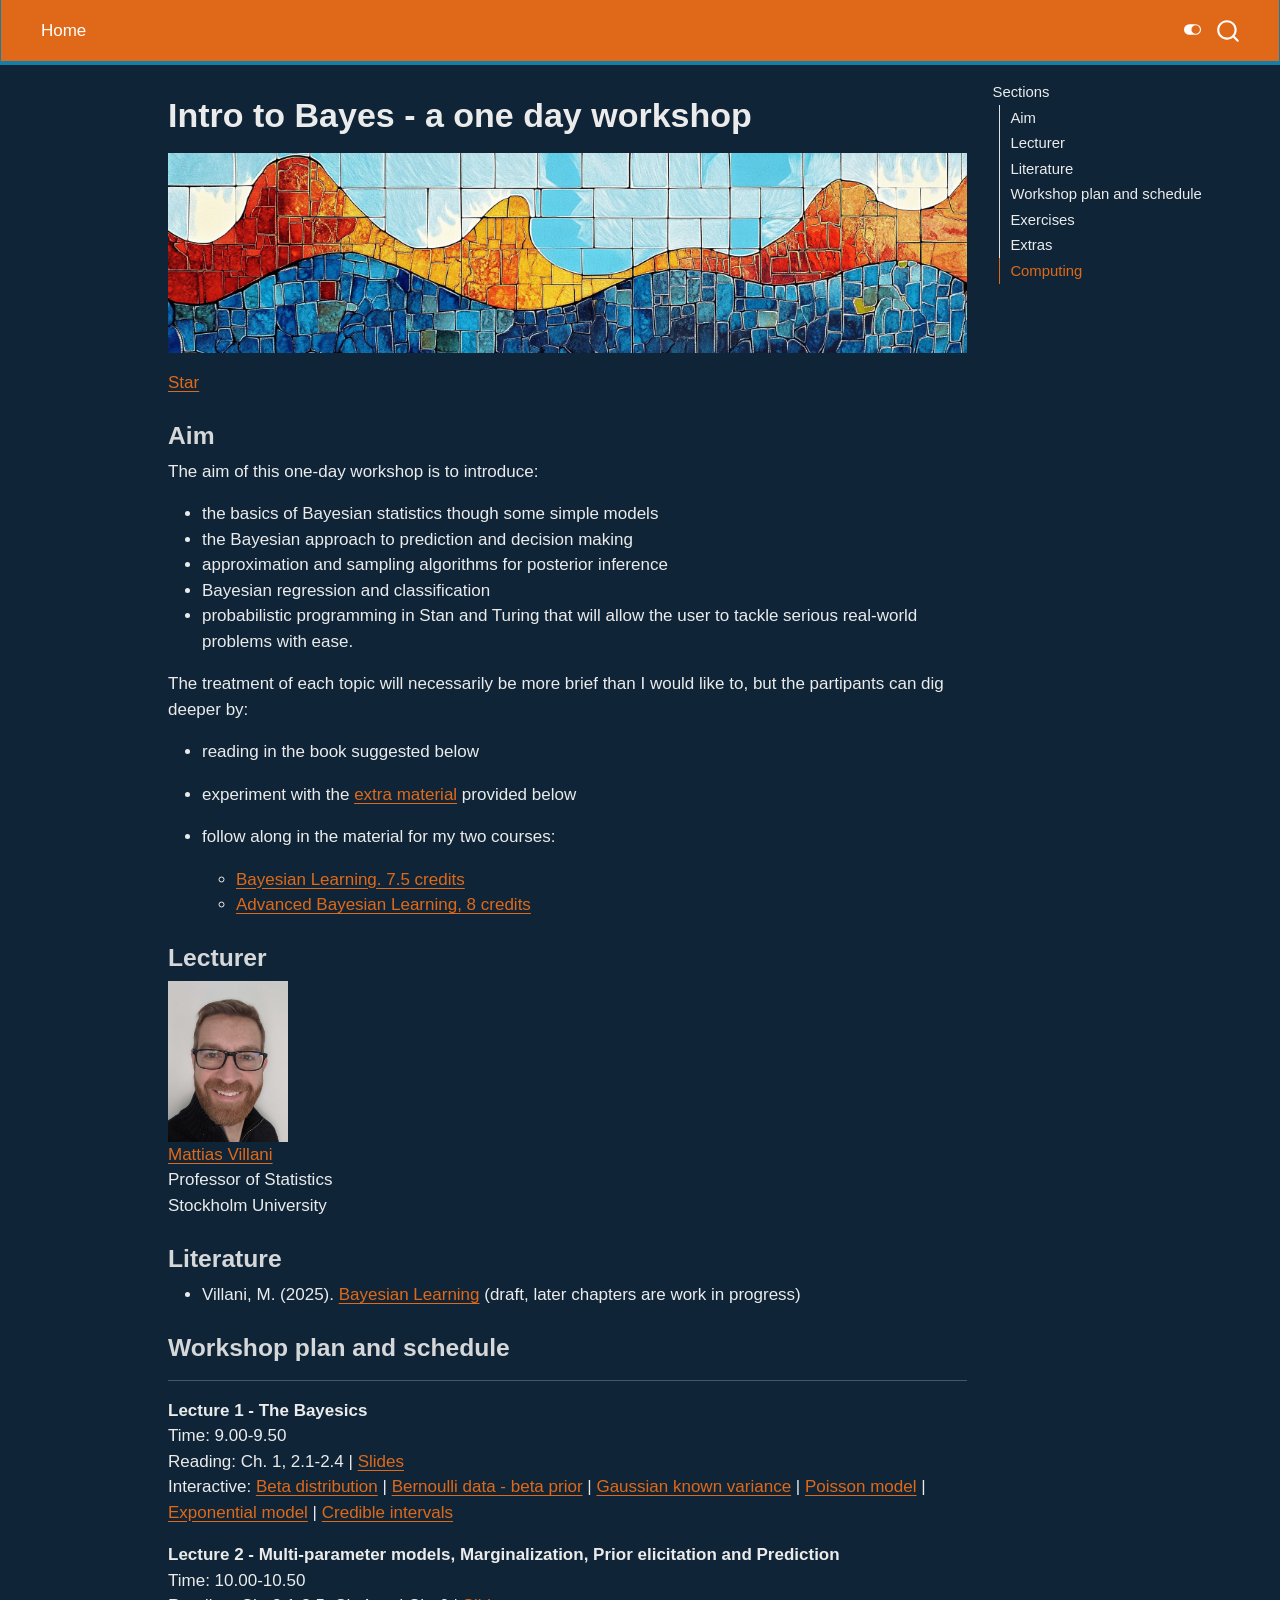
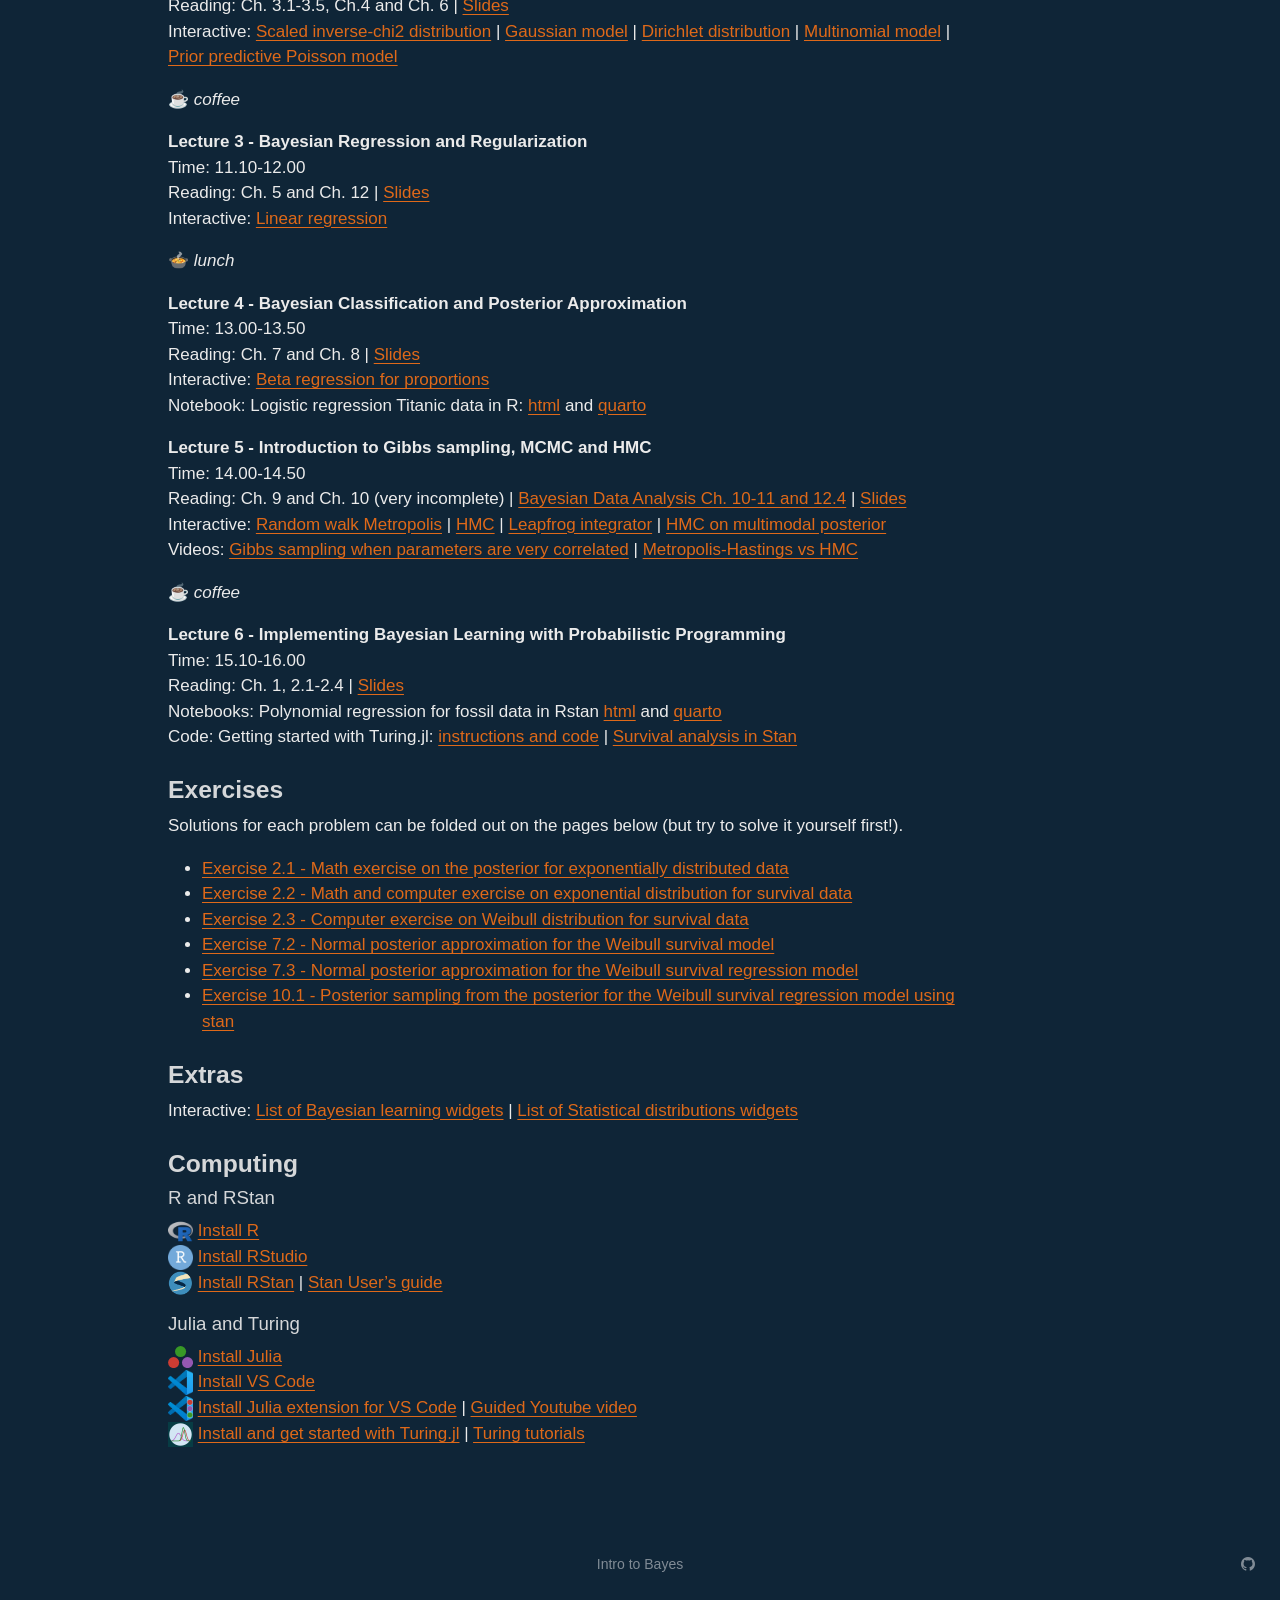
<file: docs/index.html>
<!DOCTYPE html>
<html xmlns="http://www.w3.org/1999/xhtml" lang="en" xml:lang="en"><head>

<meta charset="utf-8">
<meta name="generator" content="quarto-1.6.40">

<meta name="viewport" content="width=device-width, initial-scale=1.0, user-scalable=yes">


<title>Intro to Bayes - a one day workshop</title>
<style>
code{white-space: pre-wrap;}
span.smallcaps{font-variant: small-caps;}
div.columns{display: flex; gap: min(4vw, 1.5em);}
div.column{flex: auto; overflow-x: auto;}
div.hanging-indent{margin-left: 1.5em; text-indent: -1.5em;}
ul.task-list{list-style: none;}
ul.task-list li input[type="checkbox"] {
  width: 0.8em;
  margin: 0 0.8em 0.2em -1em; /* quarto-specific, see https://github.com/quarto-dev/quarto-cli/issues/4556 */ 
  vertical-align: middle;
}
</style>


<script src="site_libs/quarto-nav/quarto-nav.js"></script>
<script src="site_libs/quarto-nav/headroom.min.js"></script>
<script src="site_libs/clipboard/clipboard.min.js"></script>
<script src="site_libs/quarto-search/autocomplete.umd.js"></script>
<script src="site_libs/quarto-search/fuse.min.js"></script>
<script src="site_libs/quarto-search/quarto-search.js"></script>
<meta name="quarto:offset" content="./">
<script src="site_libs/quarto-html/quarto.js"></script>
<script src="site_libs/quarto-html/popper.min.js"></script>
<script src="site_libs/quarto-html/tippy.umd.min.js"></script>
<script src="site_libs/quarto-html/anchor.min.js"></script>
<link href="site_libs/quarto-html/tippy.css" rel="stylesheet">
<link href="site_libs/quarto-html/quarto-syntax-highlighting-549806ee2085284f45b00abea8c6df48.css" rel="stylesheet" class="quarto-color-scheme" id="quarto-text-highlighting-styles">
<link href="site_libs/quarto-html/quarto-syntax-highlighting-dark-8ea72dc5fed832574809a9c94082fbbb.css" rel="stylesheet" class="quarto-color-scheme quarto-color-alternate" id="quarto-text-highlighting-styles">
<script src="site_libs/bootstrap/bootstrap.min.js"></script>
<link href="site_libs/bootstrap/bootstrap-icons.css" rel="stylesheet">
<link href="site_libs/bootstrap/bootstrap-fc3cd45728d25fc1a494926d8a114a58.min.css" rel="stylesheet" append-hash="true" class="quarto-color-scheme" id="quarto-bootstrap" data-mode="light">
<link href="site_libs/bootstrap/bootstrap-dark-e566e7d53b7ab26a57d70dd27f9c6c6b.min.css" rel="stylesheet" append-hash="true" class="quarto-color-scheme quarto-color-alternate" id="quarto-bootstrap" data-mode="dark">
<script id="quarto-search-options" type="application/json">{
  "location": "navbar",
  "copy-button": false,
  "collapse-after": 3,
  "panel-placement": "end",
  "type": "overlay",
  "limit": 50,
  "keyboard-shortcut": [
    "f",
    "/",
    "s"
  ],
  "show-item-context": false,
  "language": {
    "search-no-results-text": "No results",
    "search-matching-documents-text": "matching documents",
    "search-copy-link-title": "Copy link to search",
    "search-hide-matches-text": "Hide additional matches",
    "search-more-match-text": "more match in this document",
    "search-more-matches-text": "more matches in this document",
    "search-clear-button-title": "Clear",
    "search-text-placeholder": "",
    "search-detached-cancel-button-title": "Cancel",
    "search-submit-button-title": "Submit",
    "search-label": "Search"
  }
}</script>


<link rel="stylesheet" href="styles.css">
</head>

<body class="nav-fixed">

<div id="quarto-search-results"></div>
  <header id="quarto-header" class="headroom fixed-top">
    <nav class="navbar navbar-expand-lg " data-bs-theme="dark">
      <div class="navbar-container container-fluid">
            <div id="quarto-search" class="" title="Search"></div>
          <button class="navbar-toggler" type="button" data-bs-toggle="collapse" data-bs-target="#navbarCollapse" aria-controls="navbarCollapse" role="menu" aria-expanded="false" aria-label="Toggle navigation" onclick="if (window.quartoToggleHeadroom) { window.quartoToggleHeadroom(); }">
  <span class="navbar-toggler-icon"></span>
</button>
          <div class="collapse navbar-collapse" id="navbarCollapse">
            <ul class="navbar-nav navbar-nav-scroll me-auto">
  <li class="nav-item">
    <a class="nav-link active" href="./index.html" aria-current="page"> 
<span class="menu-text">Home</span></a>
  </li>  
</ul>
          </div> <!-- /navcollapse -->
            <div class="quarto-navbar-tools">
  <a href="" class="quarto-color-scheme-toggle quarto-navigation-tool  px-1" onclick="window.quartoToggleColorScheme(); return false;" title="Toggle dark mode"><i class="bi"></i></a>
</div>
      </div> <!-- /container-fluid -->
    </nav>
</header>
<!-- content -->
<div id="quarto-content" class="quarto-container page-columns page-rows-contents page-layout-article page-navbar">
<!-- sidebar -->
<!-- margin-sidebar -->
    <div id="quarto-margin-sidebar" class="sidebar margin-sidebar">
        <nav id="TOC" role="doc-toc" class="toc-active">
    <h2 id="toc-title">Sections</h2>
   
  <ul>
  <li><a href="#aim" id="toc-aim" class="nav-link active" data-scroll-target="#aim">Aim</a></li>
  <li><a href="#lecturer" id="toc-lecturer" class="nav-link" data-scroll-target="#lecturer">Lecturer</a></li>
  <li><a href="#literature" id="toc-literature" class="nav-link" data-scroll-target="#literature">Literature</a></li>
  <li><a href="#workshop-plan-and-schedule" id="toc-workshop-plan-and-schedule" class="nav-link" data-scroll-target="#workshop-plan-and-schedule">Workshop plan and schedule</a></li>
  <li><a href="#exercises" id="toc-exercises" class="nav-link" data-scroll-target="#exercises">Exercises</a></li>
  <li><a href="#extras" id="toc-extras" class="nav-link" data-scroll-target="#extras">Extras </a><a name="extras" class="nav-link" data-scroll-target="undefined"></a></li>
  <li><a href="#computing" id="toc-computing" class="nav-link" data-scroll-target="#computing">Computing</a></li>
  </ul>
</nav>
    </div>
<!-- main -->
<main class="content" id="quarto-document-content">

<header id="title-block-header" class="quarto-title-block default">
<div class="quarto-title">
<h1 class="title">Intro to Bayes - a one day workshop</h1>
</div>



<div class="quarto-title-meta">

    
  
    
  </div>
  


</header>


<!-- Place this tag in your head or just before your close body tag. -->
<script async="" defer="" src="https://buttons.github.io/buttons.js"></script>
<p><img src="misc/banner_image1.png" alt="AI generated banner image" class="center" width="100%"></p>
<!-- Place this tag where you want the button to render. -->
<p><a class="github-button" href="https://github.com/mattiasvillani/introbayes" data-color-scheme="no-preference: dark; light: light; dark: dark;" data-size="large" data-show-count="true" aria-label="Star mattiasvillani/introbayes on GitHub">Star</a></p>
<section id="aim" class="level3">
<h3 class="anchored" data-anchor-id="aim">Aim</h3>
<p>The aim of this one-day workshop is to introduce:</p>
<ul>
<li>the basics of Bayesian statistics though some simple models</li>
<li>the Bayesian approach to prediction and decision making</li>
<li>approximation and sampling algorithms for posterior inference</li>
<li>Bayesian regression and classification</li>
<li>probabilistic programming in Stan and Turing that will allow the user to tackle serious real-world problems with ease.</li>
</ul>
<p>The treatment of each topic will necessarily be more brief than I would like to, but the partipants can dig deeper by:</p>
<ul>
<li><p>reading in the book suggested below</p></li>
<li><p>experiment with the <a href="#extras">extra material</a> provided below</p></li>
<li><p>follow along in the material for my two courses:</p>
<ul>
<li><a href="https://github.com/mattiasvillani/BayesLearnCourse">Bayesian Learning. 7.5 credits</a></li>
<li><a href="https://github.com/mattiasvillani/AdvBayesLearnCourse">Advanced Bayesian Learning, 8 credits</a></li>
</ul></li>
</ul>
</section>
<section id="lecturer" class="level3">
<h3 class="anchored" data-anchor-id="lecturer">Lecturer</h3>
<p><img src="./misc/villani_foto.jpg" width="15%"><br>
<a href="https://mattiasvillani.com">Mattias Villani</a><br> Professor of Statistics<br> Stockholm University</p>
</section>
<section id="literature" class="level3">
<h3 class="anchored" data-anchor-id="literature">Literature</h3>
<ul>
<li>Villani, M. (2025). <a href="https://github.com/mattiasvillani/BayesianLearningBook/raw/main/pdf/BayesBook.pdf">Bayesian Learning</a> (draft, later chapters are work in progress)</li>
</ul>
</section>
<section id="workshop-plan-and-schedule" class="level3">
<h3 class="anchored" data-anchor-id="workshop-plan-and-schedule">Workshop plan and schedule</h3>
<hr>
<p><strong>Lecture 1 - The Bayesics</strong><br> Time: 9.00-9.50 <br> Reading: Ch. 1, 2.1-2.4 | <a href="slides/L1.pdf">Slides</a> <br> Interactive: <a href="https://observablehq.com/@mattiasvillani/beta-distribution">Beta distribution</a> | <a href="https://observablehq.com/@mattiasvillani/bayesian-inference-for-bernoulli-iid-data">Bernoulli data - beta prior</a> | <a href="https://observablehq.com/@mattiasvillani/bayes-iid-gaussian-known-var">Gaussian known variance</a> | <a href="https://observablehq.com/@mattiasvillani/bayesian-inference-for-iid-poisson-counts">Poisson model</a> | <a href="https://observablehq.com/@mattiasvillani/bayesian-inference-for-exponential-iid-data">Exponential model</a> | <a href="https://observablehq.com/@mattiasvillani/bayesian-credible-intervals">Credible intervals</a></p>
<p><strong>Lecture 2 - Multi-parameter models, Marginalization, Prior elicitation and Prediction</strong><br> Time: 10.00-10.50 <br> Reading: Ch. 3.1-3.5, Ch.4 and Ch. 6 | <a href="slides/L2.pdf">Slides</a><br> Interactive: <a href="https://observablehq.com/@mattiasvillani/scaled-inverse-chi-2-distribution">Scaled inverse-chi2 distribution</a> | <a href="https://observablehq.com/@mattiasvillani/bayesian-inference-for-gaussian-iid-data">Gaussian model</a> | <a href="https://observablehq.com/@mattiasvillani/dirichlet-distribution">Dirichlet distribution</a> | <a href="https://observablehq.com/@mattiasvillani/multinomial-dirichlet">Multinomial model</a> | <a href="https://observablehq.com/@mattiasvillani/prior_pred_poismodel">Prior predictive Poisson model</a></p>
<p>☕ <em>coffee</em></p>
<p><strong>Lecture 3 - Bayesian Regression and Regularization</strong><br> Time: 11.10-12.00 <br> Reading: Ch. 5 and Ch. 12 | <a href="slides/L3.pdf">Slides</a><br> Interactive: <a href="https://observablehq.com/@mattiasvillani/bayesian-linear-regression-bike-share-data">Linear regression</a></p>
<p>🍲 <em>lunch</em></p>
<p><strong>Lecture 4 - Bayesian Classification and Posterior Approximation</strong><br> Time: 13.00-13.50 <br> Reading: Ch. 7 and Ch. 8 | <a href="slides/L4.pdf">Slides</a><br> Interactive: <a href="https://observablehq.com/@mattiasvillani/posterior-approximation-beta-model">Beta regression for proportions</a><br> Notebook: Logistic regression Titanic data in R: <a href="https://mattiasvillani.com/BayesianLearningBook/notebooks/TitanicLogistic/TitanicLogistic.html">html</a> and <a href="https://github.com/mattiasvillani/BayesianLearningBook/raw/main/notebooks/TitanicLogistic/TitanicLogistic.qmd">quarto</a></p>
<p><strong>Lecture 5 - Introduction to Gibbs sampling, MCMC and HMC</strong><br> Time: 14.00-14.50 <br> Reading: Ch. 9 and Ch. 10 (very incomplete) | <a href="https://sites.stat.columbia.edu/gelman/book/BDA3.pdf">Bayesian Data Analysis Ch. 10-11 and 12.4</a> | <a href="slides/L5.pdf">Slides</a><br> Interactive: <a href="https://observablehq.com/@mattiasvillani/random-walk-metropolis">Random walk Metropolis</a> | <a href="https://observablehq.com/@mattiasvillani/hamiltonian-markov-chain-monte-carlo">HMC</a> | <a href="https://observablehq.com/@mattiasvillani/leapfrog-integrator">Leapfrog integrator</a> | <a href="https://observablehq.com/@mattiasvillani/hmc-sampling-from-multi-modal-distributions">HMC on multimodal posterior</a><br> Videos: <a href="https://www.youtube.com/watch?v=IGiQOCX9UbM&amp;ab_channel=Red15">Gibbs sampling when parameters are very correlated</a> | <a href="https://www.youtube.com/watch?v=Vv3f0QNWvWQ&amp;ab_channel=DavidDuvenaud">Metropolis-Hastings vs HMC</a></p>
<p>☕ <em>coffee</em></p>
<p><strong>Lecture 6 - Implementing Bayesian Learning with Probabilistic Programming</strong><br> Time: 15.10-16.00 <br> Reading: Ch. 1, 2.1-2.4 | <a href="slides/L6.pdf">Slides</a><br> Notebooks: Polynomial regression for fossil data in Rstan <a href="https://mattiasvillani.com/BayesianLearningBook/notebooks/FossilNonlinearReg/FossilPolyRegStan.html">html</a> and <a href="https://github.com/mattiasvillani/BayesianLearningBook/raw/main/notebooks/FossilNonlinearReg/FossilPolyRegStan.qmd">quarto</a><br> Code: Getting started with Turing.jl: <a href="./code/Turing/turing_instructions.html">instructions and code</a> | <a href="https://mc-stan.org/docs/stan-users-guide/truncation-censoring.html">Survival analysis in Stan</a></p>
</section>
<section id="exercises" class="level3">
<h3 class="anchored" data-anchor-id="exercises">Exercises</h3>
<p>Solutions for each problem can be folded out on the pages below (but try to solve it yourself first!).</p>
<ul>
<li><a href="https://mattiasvillani.com/BayesianLearningBook/exercises/ch2solutions.html#sec-prob_post_exp">Exercise 2.1 - Math exercise on the posterior for exponentially distributed data</a></li>
<li><a href="https://mattiasvillani.com/BayesianLearningBook/exercises/ch2solutions.html#sec-prob_post_exp_lung">Exercise 2.2 - Math and computer exercise on exponential distribution for survival data</a></li>
<li><a href="https://mattiasvillani.com/BayesianLearningBook/exercises/ch2solutions.html#sec-prob_post_weibull_lung">Exercise 2.3 - Computer exercise on Weibull distribution for survival data</a></li>
<li><a href="https://mattiasvillani.com/BayesianLearningBook/exercises/ch7solutions.html#sec-prob_weibullreg_lung_optim">Exercise 7.2 - Normal posterior approximation for the Weibull survival model</a></li>
<li><a href="https://mattiasvillani.com/BayesianLearningBook/exercises/ch7solutions.html#sec-prob_weibull_lung_optim">Exercise 7.3 - Normal posterior approximation for the Weibull survival regression model</a></li>
<li><a href="https://mattiasvillani.com/BayesianLearningBook/exercises/ch10solutions.html#sec-prob_weibullreg_lung_stan">Exercise 10.1 - Posterior sampling from the posterior for the Weibull survival regression model using stan</a></li>
</ul>
</section>
<section id="extras" class="level3">
<h3 class="anchored" data-anchor-id="extras">Extras <a name="extras"></a></h3>
<p>Interactive: <a href="https://observablehq.com/collection/@mattiasvillani/bayesian-learning">List of Bayesian learning widgets</a> | <a href="https://observablehq.com/collection/@mattiasvillani/distributions">List of Statistical distributions widgets</a></p>
</section>
<section id="computing" class="level3">
<h3 class="anchored" data-anchor-id="computing">Computing</h3>
<section id="r-and-rstan" class="level5">
<h5 class="anchored" data-anchor-id="r-and-rstan">R and RStan</h5>
<p><img src="misc/R.png" width="25"> <a href="https://cran.r-project.org/bin/">Install R</a><br> <img src="misc/RStudio.png" width="25"> <a href="https://posit.co/download/rstudio-desktop/">Install RStudio</a><br> <img src="misc/rstan.png" width="25"> <a href="https://github.com/stan-dev/rstan/wiki/Rstan-Getting-Started">Install RStan</a> | <a href="https://mc-stan.org/docs/stan-users-guide/">Stan User’s guide</a></p>
</section>
<section id="julia-and-turing" class="level5">
<h5 class="anchored" data-anchor-id="julia-and-turing">Julia and Turing</h5>
<p><img src="misc/julialogo.svg" width="25"> <a href="https://julialang.org/downloads/">Install Julia</a><br> <img src="misc/vscodeicon.png" width="25"> <a href="https://code.visualstudio.com/">Install VS Code</a><br> <img src="misc/vsjulia.png" width="25"> <a href="https://code.visualstudio.com/docs/languages/julia">Install Julia extension for VS Code</a> | <a href="https://www.youtube.com/watch?v=FcgIvWb7gO0&amp;ab_channel=doggodotjl">Guided Youtube video</a><br> <img src="misc/turinglogo.jpg" width="25"> <a href="https://turing.ml/v0.22/docs/using-turing/get-started">Install and get started with Turing.jl</a> | <a href="https://turing.ml/v0.22/tutorials/">Turing tutorials</a></p>


</section>
</section>

</main> <!-- /main -->
<script id="quarto-html-after-body" type="application/javascript">
window.document.addEventListener("DOMContentLoaded", function (event) {
  const toggleBodyColorMode = (bsSheetEl) => {
    const mode = bsSheetEl.getAttribute("data-mode");
    const bodyEl = window.document.querySelector("body");
    if (mode === "dark") {
      bodyEl.classList.add("quarto-dark");
      bodyEl.classList.remove("quarto-light");
    } else {
      bodyEl.classList.add("quarto-light");
      bodyEl.classList.remove("quarto-dark");
    }
  }
  const toggleBodyColorPrimary = () => {
    const bsSheetEl = window.document.querySelector("link#quarto-bootstrap");
    if (bsSheetEl) {
      toggleBodyColorMode(bsSheetEl);
    }
  }
  toggleBodyColorPrimary();  
  const disableStylesheet = (stylesheets) => {
    for (let i=0; i < stylesheets.length; i++) {
      const stylesheet = stylesheets[i];
      stylesheet.rel = 'prefetch';
    }
  }
  const enableStylesheet = (stylesheets) => {
    for (let i=0; i < stylesheets.length; i++) {
      const stylesheet = stylesheets[i];
      stylesheet.rel = 'stylesheet';
    }
  }
  const manageTransitions = (selector, allowTransitions) => {
    const els = window.document.querySelectorAll(selector);
    for (let i=0; i < els.length; i++) {
      const el = els[i];
      if (allowTransitions) {
        el.classList.remove('notransition');
      } else {
        el.classList.add('notransition');
      }
    }
  }
  const toggleGiscusIfUsed = (isAlternate, darkModeDefault) => {
    const baseTheme = document.querySelector('#giscus-base-theme')?.value ?? 'light';
    const alternateTheme = document.querySelector('#giscus-alt-theme')?.value ?? 'dark';
    let newTheme = '';
    if(darkModeDefault) {
      newTheme = isAlternate ? baseTheme : alternateTheme;
    } else {
      newTheme = isAlternate ? alternateTheme : baseTheme;
    }
    const changeGiscusTheme = () => {
      // From: https://github.com/giscus/giscus/issues/336
      const sendMessage = (message) => {
        const iframe = document.querySelector('iframe.giscus-frame');
        if (!iframe) return;
        iframe.contentWindow.postMessage({ giscus: message }, 'https://giscus.app');
      }
      sendMessage({
        setConfig: {
          theme: newTheme
        }
      });
    }
    const isGiscussLoaded = window.document.querySelector('iframe.giscus-frame') !== null;
    if (isGiscussLoaded) {
      changeGiscusTheme();
    }
  }
  const toggleColorMode = (alternate) => {
    // Switch the stylesheets
    const alternateStylesheets = window.document.querySelectorAll('link.quarto-color-scheme.quarto-color-alternate');
    manageTransitions('#quarto-margin-sidebar .nav-link', false);
    if (alternate) {
      enableStylesheet(alternateStylesheets);
      for (const sheetNode of alternateStylesheets) {
        if (sheetNode.id === "quarto-bootstrap") {
          toggleBodyColorMode(sheetNode);
        }
      }
    } else {
      disableStylesheet(alternateStylesheets);
      toggleBodyColorPrimary();
    }
    manageTransitions('#quarto-margin-sidebar .nav-link', true);
    // Switch the toggles
    const toggles = window.document.querySelectorAll('.quarto-color-scheme-toggle');
    for (let i=0; i < toggles.length; i++) {
      const toggle = toggles[i];
      if (toggle) {
        if (alternate) {
          toggle.classList.add("alternate");     
        } else {
          toggle.classList.remove("alternate");
        }
      }
    }
    // Hack to workaround the fact that safari doesn't
    // properly recolor the scrollbar when toggling (#1455)
    if (navigator.userAgent.indexOf('Safari') > 0 && navigator.userAgent.indexOf('Chrome') == -1) {
      manageTransitions("body", false);
      window.scrollTo(0, 1);
      setTimeout(() => {
        window.scrollTo(0, 0);
        manageTransitions("body", true);
      }, 40);  
    }
  }
  const isFileUrl = () => { 
    return window.location.protocol === 'file:';
  }
  const hasAlternateSentinel = () => {  
    let styleSentinel = getColorSchemeSentinel();
    if (styleSentinel !== null) {
      return styleSentinel === "alternate";
    } else {
      return false;
    }
  }
  const setStyleSentinel = (alternate) => {
    const value = alternate ? "alternate" : "default";
    if (!isFileUrl()) {
      window.localStorage.setItem("quarto-color-scheme", value);
    } else {
      localAlternateSentinel = value;
    }
  }
  const getColorSchemeSentinel = () => {
    if (!isFileUrl()) {
      const storageValue = window.localStorage.getItem("quarto-color-scheme");
      return storageValue != null ? storageValue : localAlternateSentinel;
    } else {
      return localAlternateSentinel;
    }
  }
  const darkModeDefault = true;
  let localAlternateSentinel = darkModeDefault ? 'alternate' : 'default';
  // Dark / light mode switch
  window.quartoToggleColorScheme = () => {
    // Read the current dark / light value 
    let toAlternate = !hasAlternateSentinel();
    toggleColorMode(toAlternate);
    setStyleSentinel(toAlternate);
    toggleGiscusIfUsed(toAlternate, darkModeDefault);
  };
  // Ensure there is a toggle, if there isn't float one in the top right
  if (window.document.querySelector('.quarto-color-scheme-toggle') === null) {
    const a = window.document.createElement('a');
    a.classList.add('top-right');
    a.classList.add('quarto-color-scheme-toggle');
    a.href = "";
    a.onclick = function() { try { window.quartoToggleColorScheme(); } catch {} return false; };
    const i = window.document.createElement("i");
    i.classList.add('bi');
    a.appendChild(i);
    window.document.body.appendChild(a);
  }
  // Switch to dark mode if need be
  if (hasAlternateSentinel()) {
    toggleColorMode(true);
  } else {
    toggleColorMode(false);
  }
  const icon = "";
  const anchorJS = new window.AnchorJS();
  anchorJS.options = {
    placement: 'right',
    icon: icon
  };
  anchorJS.add('.anchored');
  const isCodeAnnotation = (el) => {
    for (const clz of el.classList) {
      if (clz.startsWith('code-annotation-')) {                     
        return true;
      }
    }
    return false;
  }
  const onCopySuccess = function(e) {
    // button target
    const button = e.trigger;
    // don't keep focus
    button.blur();
    // flash "checked"
    button.classList.add('code-copy-button-checked');
    var currentTitle = button.getAttribute("title");
    button.setAttribute("title", "Copied!");
    let tooltip;
    if (window.bootstrap) {
      button.setAttribute("data-bs-toggle", "tooltip");
      button.setAttribute("data-bs-placement", "left");
      button.setAttribute("data-bs-title", "Copied!");
      tooltip = new bootstrap.Tooltip(button, 
        { trigger: "manual", 
          customClass: "code-copy-button-tooltip",
          offset: [0, -8]});
      tooltip.show();    
    }
    setTimeout(function() {
      if (tooltip) {
        tooltip.hide();
        button.removeAttribute("data-bs-title");
        button.removeAttribute("data-bs-toggle");
        button.removeAttribute("data-bs-placement");
      }
      button.setAttribute("title", currentTitle);
      button.classList.remove('code-copy-button-checked');
    }, 1000);
    // clear code selection
    e.clearSelection();
  }
  const getTextToCopy = function(trigger) {
      const codeEl = trigger.previousElementSibling.cloneNode(true);
      for (const childEl of codeEl.children) {
        if (isCodeAnnotation(childEl)) {
          childEl.remove();
        }
      }
      return codeEl.innerText;
  }
  const clipboard = new window.ClipboardJS('.code-copy-button:not([data-in-quarto-modal])', {
    text: getTextToCopy
  });
  clipboard.on('success', onCopySuccess);
  if (window.document.getElementById('quarto-embedded-source-code-modal')) {
    const clipboardModal = new window.ClipboardJS('.code-copy-button[data-in-quarto-modal]', {
      text: getTextToCopy,
      container: window.document.getElementById('quarto-embedded-source-code-modal')
    });
    clipboardModal.on('success', onCopySuccess);
  }
    var localhostRegex = new RegExp(/^(?:http|https):\/\/localhost\:?[0-9]*\//);
    var mailtoRegex = new RegExp(/^mailto:/);
      var filterRegex = new RegExp('/' + window.location.host + '/');
    var isInternal = (href) => {
        return filterRegex.test(href) || localhostRegex.test(href) || mailtoRegex.test(href);
    }
    // Inspect non-navigation links and adorn them if external
 	var links = window.document.querySelectorAll('a[href]:not(.nav-link):not(.navbar-brand):not(.toc-action):not(.sidebar-link):not(.sidebar-item-toggle):not(.pagination-link):not(.no-external):not([aria-hidden]):not(.dropdown-item):not(.quarto-navigation-tool):not(.about-link)');
    for (var i=0; i<links.length; i++) {
      const link = links[i];
      if (!isInternal(link.href)) {
        // undo the damage that might have been done by quarto-nav.js in the case of
        // links that we want to consider external
        if (link.dataset.originalHref !== undefined) {
          link.href = link.dataset.originalHref;
        }
      }
    }
  function tippyHover(el, contentFn, onTriggerFn, onUntriggerFn) {
    const config = {
      allowHTML: true,
      maxWidth: 500,
      delay: 100,
      arrow: false,
      appendTo: function(el) {
          return el.parentElement;
      },
      interactive: true,
      interactiveBorder: 10,
      theme: 'quarto',
      placement: 'bottom-start',
    };
    if (contentFn) {
      config.content = contentFn;
    }
    if (onTriggerFn) {
      config.onTrigger = onTriggerFn;
    }
    if (onUntriggerFn) {
      config.onUntrigger = onUntriggerFn;
    }
    window.tippy(el, config); 
  }
  const noterefs = window.document.querySelectorAll('a[role="doc-noteref"]');
  for (var i=0; i<noterefs.length; i++) {
    const ref = noterefs[i];
    tippyHover(ref, function() {
      // use id or data attribute instead here
      let href = ref.getAttribute('data-footnote-href') || ref.getAttribute('href');
      try { href = new URL(href).hash; } catch {}
      const id = href.replace(/^#\/?/, "");
      const note = window.document.getElementById(id);
      if (note) {
        return note.innerHTML;
      } else {
        return "";
      }
    });
  }
  const xrefs = window.document.querySelectorAll('a.quarto-xref');
  const processXRef = (id, note) => {
    // Strip column container classes
    const stripColumnClz = (el) => {
      el.classList.remove("page-full", "page-columns");
      if (el.children) {
        for (const child of el.children) {
          stripColumnClz(child);
        }
      }
    }
    stripColumnClz(note)
    if (id === null || id.startsWith('sec-')) {
      // Special case sections, only their first couple elements
      const container = document.createElement("div");
      if (note.children && note.children.length > 2) {
        container.appendChild(note.children[0].cloneNode(true));
        for (let i = 1; i < note.children.length; i++) {
          const child = note.children[i];
          if (child.tagName === "P" && child.innerText === "") {
            continue;
          } else {
            container.appendChild(child.cloneNode(true));
            break;
          }
        }
        if (window.Quarto?.typesetMath) {
          window.Quarto.typesetMath(container);
        }
        return container.innerHTML
      } else {
        if (window.Quarto?.typesetMath) {
          window.Quarto.typesetMath(note);
        }
        return note.innerHTML;
      }
    } else {
      // Remove any anchor links if they are present
      const anchorLink = note.querySelector('a.anchorjs-link');
      if (anchorLink) {
        anchorLink.remove();
      }
      if (window.Quarto?.typesetMath) {
        window.Quarto.typesetMath(note);
      }
      if (note.classList.contains("callout")) {
        return note.outerHTML;
      } else {
        return note.innerHTML;
      }
    }
  }
  for (var i=0; i<xrefs.length; i++) {
    const xref = xrefs[i];
    tippyHover(xref, undefined, function(instance) {
      instance.disable();
      let url = xref.getAttribute('href');
      let hash = undefined; 
      if (url.startsWith('#')) {
        hash = url;
      } else {
        try { hash = new URL(url).hash; } catch {}
      }
      if (hash) {
        const id = hash.replace(/^#\/?/, "");
        const note = window.document.getElementById(id);
        if (note !== null) {
          try {
            const html = processXRef(id, note.cloneNode(true));
            instance.setContent(html);
          } finally {
            instance.enable();
            instance.show();
          }
        } else {
          // See if we can fetch this
          fetch(url.split('#')[0])
          .then(res => res.text())
          .then(html => {
            const parser = new DOMParser();
            const htmlDoc = parser.parseFromString(html, "text/html");
            const note = htmlDoc.getElementById(id);
            if (note !== null) {
              const html = processXRef(id, note);
              instance.setContent(html);
            } 
          }).finally(() => {
            instance.enable();
            instance.show();
          });
        }
      } else {
        // See if we can fetch a full url (with no hash to target)
        // This is a special case and we should probably do some content thinning / targeting
        fetch(url)
        .then(res => res.text())
        .then(html => {
          const parser = new DOMParser();
          const htmlDoc = parser.parseFromString(html, "text/html");
          const note = htmlDoc.querySelector('main.content');
          if (note !== null) {
            // This should only happen for chapter cross references
            // (since there is no id in the URL)
            // remove the first header
            if (note.children.length > 0 && note.children[0].tagName === "HEADER") {
              note.children[0].remove();
            }
            const html = processXRef(null, note);
            instance.setContent(html);
          } 
        }).finally(() => {
          instance.enable();
          instance.show();
        });
      }
    }, function(instance) {
    });
  }
      let selectedAnnoteEl;
      const selectorForAnnotation = ( cell, annotation) => {
        let cellAttr = 'data-code-cell="' + cell + '"';
        let lineAttr = 'data-code-annotation="' +  annotation + '"';
        const selector = 'span[' + cellAttr + '][' + lineAttr + ']';
        return selector;
      }
      const selectCodeLines = (annoteEl) => {
        const doc = window.document;
        const targetCell = annoteEl.getAttribute("data-target-cell");
        const targetAnnotation = annoteEl.getAttribute("data-target-annotation");
        const annoteSpan = window.document.querySelector(selectorForAnnotation(targetCell, targetAnnotation));
        const lines = annoteSpan.getAttribute("data-code-lines").split(",");
        const lineIds = lines.map((line) => {
          return targetCell + "-" + line;
        })
        let top = null;
        let height = null;
        let parent = null;
        if (lineIds.length > 0) {
            //compute the position of the single el (top and bottom and make a div)
            const el = window.document.getElementById(lineIds[0]);
            top = el.offsetTop;
            height = el.offsetHeight;
            parent = el.parentElement.parentElement;
          if (lineIds.length > 1) {
            const lastEl = window.document.getElementById(lineIds[lineIds.length - 1]);
            const bottom = lastEl.offsetTop + lastEl.offsetHeight;
            height = bottom - top;
          }
          if (top !== null && height !== null && parent !== null) {
            // cook up a div (if necessary) and position it 
            let div = window.document.getElementById("code-annotation-line-highlight");
            if (div === null) {
              div = window.document.createElement("div");
              div.setAttribute("id", "code-annotation-line-highlight");
              div.style.position = 'absolute';
              parent.appendChild(div);
            }
            div.style.top = top - 2 + "px";
            div.style.height = height + 4 + "px";
            div.style.left = 0;
            let gutterDiv = window.document.getElementById("code-annotation-line-highlight-gutter");
            if (gutterDiv === null) {
              gutterDiv = window.document.createElement("div");
              gutterDiv.setAttribute("id", "code-annotation-line-highlight-gutter");
              gutterDiv.style.position = 'absolute';
              const codeCell = window.document.getElementById(targetCell);
              const gutter = codeCell.querySelector('.code-annotation-gutter');
              gutter.appendChild(gutterDiv);
            }
            gutterDiv.style.top = top - 2 + "px";
            gutterDiv.style.height = height + 4 + "px";
          }
          selectedAnnoteEl = annoteEl;
        }
      };
      const unselectCodeLines = () => {
        const elementsIds = ["code-annotation-line-highlight", "code-annotation-line-highlight-gutter"];
        elementsIds.forEach((elId) => {
          const div = window.document.getElementById(elId);
          if (div) {
            div.remove();
          }
        });
        selectedAnnoteEl = undefined;
      };
        // Handle positioning of the toggle
    window.addEventListener(
      "resize",
      throttle(() => {
        elRect = undefined;
        if (selectedAnnoteEl) {
          selectCodeLines(selectedAnnoteEl);
        }
      }, 10)
    );
    function throttle(fn, ms) {
    let throttle = false;
    let timer;
      return (...args) => {
        if(!throttle) { // first call gets through
            fn.apply(this, args);
            throttle = true;
        } else { // all the others get throttled
            if(timer) clearTimeout(timer); // cancel #2
            timer = setTimeout(() => {
              fn.apply(this, args);
              timer = throttle = false;
            }, ms);
        }
      };
    }
      // Attach click handler to the DT
      const annoteDls = window.document.querySelectorAll('dt[data-target-cell]');
      for (const annoteDlNode of annoteDls) {
        annoteDlNode.addEventListener('click', (event) => {
          const clickedEl = event.target;
          if (clickedEl !== selectedAnnoteEl) {
            unselectCodeLines();
            const activeEl = window.document.querySelector('dt[data-target-cell].code-annotation-active');
            if (activeEl) {
              activeEl.classList.remove('code-annotation-active');
            }
            selectCodeLines(clickedEl);
            clickedEl.classList.add('code-annotation-active');
          } else {
            // Unselect the line
            unselectCodeLines();
            clickedEl.classList.remove('code-annotation-active');
          }
        });
      }
  const findCites = (el) => {
    const parentEl = el.parentElement;
    if (parentEl) {
      const cites = parentEl.dataset.cites;
      if (cites) {
        return {
          el,
          cites: cites.split(' ')
        };
      } else {
        return findCites(el.parentElement)
      }
    } else {
      return undefined;
    }
  };
  var bibliorefs = window.document.querySelectorAll('a[role="doc-biblioref"]');
  for (var i=0; i<bibliorefs.length; i++) {
    const ref = bibliorefs[i];
    const citeInfo = findCites(ref);
    if (citeInfo) {
      tippyHover(citeInfo.el, function() {
        var popup = window.document.createElement('div');
        citeInfo.cites.forEach(function(cite) {
          var citeDiv = window.document.createElement('div');
          citeDiv.classList.add('hanging-indent');
          citeDiv.classList.add('csl-entry');
          var biblioDiv = window.document.getElementById('ref-' + cite);
          if (biblioDiv) {
            citeDiv.innerHTML = biblioDiv.innerHTML;
          }
          popup.appendChild(citeDiv);
        });
        return popup.innerHTML;
      });
    }
  }
});
</script>
</div> <!-- /content -->
<footer class="footer">
  <div class="nav-footer">
    <div class="nav-footer-left">
      &nbsp;
    </div>   
    <div class="nav-footer-center">
      <ul class="footer-items list-unstyled">
    <li class="nav-item">
 Intro to Bayes
  </li>  
</ul>
    </div>
    <div class="nav-footer-right">
      <ul class="footer-items list-unstyled">
    <li class="nav-item compact">
    <a class="nav-link" href="https://github.com/mattiasvillani/introbayes">
      <i class="bi bi-github" role="img" aria-label="Quarto GitHub">
</i> 
    </a>
  </li>  
</ul>
    </div>
  </div>
</footer>




</body></html>
</file>
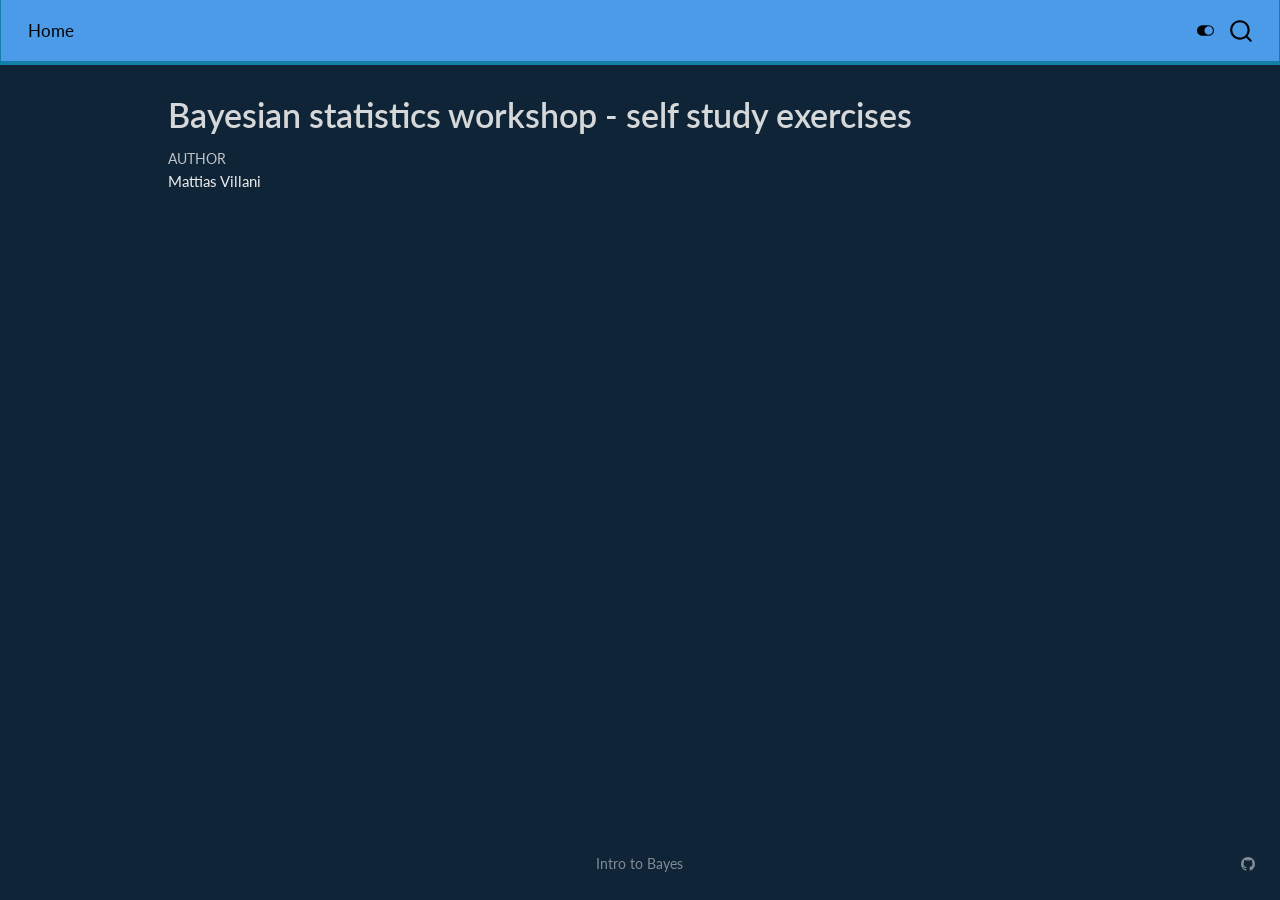
<file: docs/exercises/SelfStudyExercises.html>
<!DOCTYPE html>
<html xmlns="http://www.w3.org/1999/xhtml" lang="en" xml:lang="en"><head>

<meta charset="utf-8">
<meta name="generator" content="quarto-1.3.450">

<meta name="viewport" content="width=device-width, initial-scale=1.0, user-scalable=yes">

<meta name="author" content="Mattias Villani">

<title>Bayesian statistics workshop - self study exercises</title>
<style>
code{white-space: pre-wrap;}
span.smallcaps{font-variant: small-caps;}
div.columns{display: flex; gap: min(4vw, 1.5em);}
div.column{flex: auto; overflow-x: auto;}
div.hanging-indent{margin-left: 1.5em; text-indent: -1.5em;}
ul.task-list{list-style: none;}
ul.task-list li input[type="checkbox"] {
  width: 0.8em;
  margin: 0 0.8em 0.2em -1em; /* quarto-specific, see https://github.com/quarto-dev/quarto-cli/issues/4556 */ 
  vertical-align: middle;
}
</style>


<script src="../site_libs/quarto-nav/quarto-nav.js"></script>
<script src="../site_libs/quarto-nav/headroom.min.js"></script>
<script src="../site_libs/clipboard/clipboard.min.js"></script>
<script src="../site_libs/quarto-search/autocomplete.umd.js"></script>
<script src="../site_libs/quarto-search/fuse.min.js"></script>
<script src="../site_libs/quarto-search/quarto-search.js"></script>
<meta name="quarto:offset" content="../">
<script src="../site_libs/quarto-html/quarto.js"></script>
<script src="../site_libs/quarto-html/popper.min.js"></script>
<script src="../site_libs/quarto-html/tippy.umd.min.js"></script>
<script src="../site_libs/quarto-html/anchor.min.js"></script>
<link href="../site_libs/quarto-html/tippy.css" rel="stylesheet">
<link href="../site_libs/quarto-html/quarto-syntax-highlighting.css" rel="stylesheet" class="quarto-color-scheme" id="quarto-text-highlighting-styles">
<link href="../site_libs/quarto-html/quarto-syntax-highlighting-dark.css" rel="stylesheet" class="quarto-color-scheme quarto-color-alternate" id="quarto-text-highlighting-styles">
<script src="../site_libs/bootstrap/bootstrap.min.js"></script>
<link href="../site_libs/bootstrap/bootstrap-icons.css" rel="stylesheet">
<link href="../site_libs/bootstrap/bootstrap.min.css" rel="stylesheet" class="quarto-color-scheme" id="quarto-bootstrap" data-mode="light">
<link href="../site_libs/bootstrap/bootstrap-dark.min.css" rel="stylesheet" class="quarto-color-scheme quarto-color-alternate" id="quarto-bootstrap" data-mode="dark">
<script id="quarto-search-options" type="application/json">{
  "location": "navbar",
  "copy-button": false,
  "collapse-after": 3,
  "panel-placement": "end",
  "type": "overlay",
  "limit": 20,
  "language": {
    "search-no-results-text": "No results",
    "search-matching-documents-text": "matching documents",
    "search-copy-link-title": "Copy link to search",
    "search-hide-matches-text": "Hide additional matches",
    "search-more-match-text": "more match in this document",
    "search-more-matches-text": "more matches in this document",
    "search-clear-button-title": "Clear",
    "search-detached-cancel-button-title": "Cancel",
    "search-submit-button-title": "Submit",
    "search-label": "Search"
  }
}</script>


<link rel="stylesheet" href="../styles.css">
</head>

<body class="nav-fixed">

<div id="quarto-search-results"></div>
  <header id="quarto-header" class="headroom fixed-top">
    <nav class="navbar navbar-expand-lg navbar-dark ">
      <div class="navbar-container container-fluid">
            <div id="quarto-search" class="" title="Search"></div>
          <button class="navbar-toggler" type="button" data-bs-toggle="collapse" data-bs-target="#navbarCollapse" aria-controls="navbarCollapse" aria-expanded="false" aria-label="Toggle navigation" onclick="if (window.quartoToggleHeadroom) { window.quartoToggleHeadroom(); }">
  <span class="navbar-toggler-icon"></span>
</button>
          <div class="collapse navbar-collapse" id="navbarCollapse">
            <ul class="navbar-nav navbar-nav-scroll me-auto">
  <li class="nav-item">
    <a class="nav-link" href="../index.html" rel="" target="">
 <span class="menu-text">Home</span></a>
  </li>  
</ul>
            <div class="quarto-navbar-tools ms-auto">
  <a href="" class="quarto-color-scheme-toggle quarto-navigation-tool  px-1" onclick="window.quartoToggleColorScheme(); return false;" title="Toggle dark mode"><i class="bi"></i></a>
</div>
          </div> <!-- /navcollapse -->
      </div> <!-- /container-fluid -->
    </nav>
</header>
<!-- content -->
<div id="quarto-content" class="quarto-container page-columns page-rows-contents page-layout-article page-navbar">
<!-- sidebar -->
<!-- margin-sidebar -->
    <div id="quarto-margin-sidebar" class="sidebar margin-sidebar">
        
    </div>
<!-- main -->
<main class="content" id="quarto-document-content">

<header id="title-block-header" class="quarto-title-block default">
<div class="quarto-title">
<h1 class="title">Bayesian statistics workshop - self study exercises</h1>
</div>



<div class="quarto-title-meta">

    <div>
    <div class="quarto-title-meta-heading">Author</div>
    <div class="quarto-title-meta-contents">
             <p>Mattias Villani </p>
          </div>
  </div>
    
  
    
  </div>
  

</header>




</main> <!-- /main -->
<script id="quarto-html-after-body" type="application/javascript">
window.document.addEventListener("DOMContentLoaded", function (event) {
  const toggleBodyColorMode = (bsSheetEl) => {
    const mode = bsSheetEl.getAttribute("data-mode");
    const bodyEl = window.document.querySelector("body");
    if (mode === "dark") {
      bodyEl.classList.add("quarto-dark");
      bodyEl.classList.remove("quarto-light");
    } else {
      bodyEl.classList.add("quarto-light");
      bodyEl.classList.remove("quarto-dark");
    }
  }
  const toggleBodyColorPrimary = () => {
    const bsSheetEl = window.document.querySelector("link#quarto-bootstrap");
    if (bsSheetEl) {
      toggleBodyColorMode(bsSheetEl);
    }
  }
  toggleBodyColorPrimary();  
  const disableStylesheet = (stylesheets) => {
    for (let i=0; i < stylesheets.length; i++) {
      const stylesheet = stylesheets[i];
      stylesheet.rel = 'prefetch';
    }
  }
  const enableStylesheet = (stylesheets) => {
    for (let i=0; i < stylesheets.length; i++) {
      const stylesheet = stylesheets[i];
      stylesheet.rel = 'stylesheet';
    }
  }
  const manageTransitions = (selector, allowTransitions) => {
    const els = window.document.querySelectorAll(selector);
    for (let i=0; i < els.length; i++) {
      const el = els[i];
      if (allowTransitions) {
        el.classList.remove('notransition');
      } else {
        el.classList.add('notransition');
      }
    }
  }
  const toggleColorMode = (alternate) => {
    // Switch the stylesheets
    const alternateStylesheets = window.document.querySelectorAll('link.quarto-color-scheme.quarto-color-alternate');
    manageTransitions('#quarto-margin-sidebar .nav-link', false);
    if (alternate) {
      enableStylesheet(alternateStylesheets);
      for (const sheetNode of alternateStylesheets) {
        if (sheetNode.id === "quarto-bootstrap") {
          toggleBodyColorMode(sheetNode);
        }
      }
    } else {
      disableStylesheet(alternateStylesheets);
      toggleBodyColorPrimary();
    }
    manageTransitions('#quarto-margin-sidebar .nav-link', true);
    // Switch the toggles
    const toggles = window.document.querySelectorAll('.quarto-color-scheme-toggle');
    for (let i=0; i < toggles.length; i++) {
      const toggle = toggles[i];
      if (toggle) {
        if (alternate) {
          toggle.classList.add("alternate");     
        } else {
          toggle.classList.remove("alternate");
        }
      }
    }
    // Hack to workaround the fact that safari doesn't
    // properly recolor the scrollbar when toggling (#1455)
    if (navigator.userAgent.indexOf('Safari') > 0 && navigator.userAgent.indexOf('Chrome') == -1) {
      manageTransitions("body", false);
      window.scrollTo(0, 1);
      setTimeout(() => {
        window.scrollTo(0, 0);
        manageTransitions("body", true);
      }, 40);  
    }
  }
  const isFileUrl = () => { 
    return window.location.protocol === 'file:';
  }
  const hasAlternateSentinel = () => {  
    let styleSentinel = getColorSchemeSentinel();
    if (styleSentinel !== null) {
      return styleSentinel === "alternate";
    } else {
      return false;
    }
  }
  const setStyleSentinel = (alternate) => {
    const value = alternate ? "alternate" : "default";
    if (!isFileUrl()) {
      window.localStorage.setItem("quarto-color-scheme", value);
    } else {
      localAlternateSentinel = value;
    }
  }
  const getColorSchemeSentinel = () => {
    if (!isFileUrl()) {
      const storageValue = window.localStorage.getItem("quarto-color-scheme");
      return storageValue != null ? storageValue : localAlternateSentinel;
    } else {
      return localAlternateSentinel;
    }
  }
  let localAlternateSentinel = 'alternate';
  // Dark / light mode switch
  window.quartoToggleColorScheme = () => {
    // Read the current dark / light value 
    let toAlternate = !hasAlternateSentinel();
    toggleColorMode(toAlternate);
    setStyleSentinel(toAlternate);
  };
  // Ensure there is a toggle, if there isn't float one in the top right
  if (window.document.querySelector('.quarto-color-scheme-toggle') === null) {
    const a = window.document.createElement('a');
    a.classList.add('top-right');
    a.classList.add('quarto-color-scheme-toggle');
    a.href = "";
    a.onclick = function() { try { window.quartoToggleColorScheme(); } catch {} return false; };
    const i = window.document.createElement("i");
    i.classList.add('bi');
    a.appendChild(i);
    window.document.body.appendChild(a);
  }
  // Switch to dark mode if need be
  if (hasAlternateSentinel()) {
    toggleColorMode(true);
  } else {
    toggleColorMode(false);
  }
  const icon = "";
  const anchorJS = new window.AnchorJS();
  anchorJS.options = {
    placement: 'right',
    icon: icon
  };
  anchorJS.add('.anchored');
  const isCodeAnnotation = (el) => {
    for (const clz of el.classList) {
      if (clz.startsWith('code-annotation-')) {                     
        return true;
      }
    }
    return false;
  }
  const clipboard = new window.ClipboardJS('.code-copy-button', {
    text: function(trigger) {
      const codeEl = trigger.previousElementSibling.cloneNode(true);
      for (const childEl of codeEl.children) {
        if (isCodeAnnotation(childEl)) {
          childEl.remove();
        }
      }
      return codeEl.innerText;
    }
  });
  clipboard.on('success', function(e) {
    // button target
    const button = e.trigger;
    // don't keep focus
    button.blur();
    // flash "checked"
    button.classList.add('code-copy-button-checked');
    var currentTitle = button.getAttribute("title");
    button.setAttribute("title", "Copied!");
    let tooltip;
    if (window.bootstrap) {
      button.setAttribute("data-bs-toggle", "tooltip");
      button.setAttribute("data-bs-placement", "left");
      button.setAttribute("data-bs-title", "Copied!");
      tooltip = new bootstrap.Tooltip(button, 
        { trigger: "manual", 
          customClass: "code-copy-button-tooltip",
          offset: [0, -8]});
      tooltip.show();    
    }
    setTimeout(function() {
      if (tooltip) {
        tooltip.hide();
        button.removeAttribute("data-bs-title");
        button.removeAttribute("data-bs-toggle");
        button.removeAttribute("data-bs-placement");
      }
      button.setAttribute("title", currentTitle);
      button.classList.remove('code-copy-button-checked');
    }, 1000);
    // clear code selection
    e.clearSelection();
  });
  function tippyHover(el, contentFn) {
    const config = {
      allowHTML: true,
      content: contentFn,
      maxWidth: 500,
      delay: 100,
      arrow: false,
      appendTo: function(el) {
          return el.parentElement;
      },
      interactive: true,
      interactiveBorder: 10,
      theme: 'quarto',
      placement: 'bottom-start'
    };
    window.tippy(el, config); 
  }
  const noterefs = window.document.querySelectorAll('a[role="doc-noteref"]');
  for (var i=0; i<noterefs.length; i++) {
    const ref = noterefs[i];
    tippyHover(ref, function() {
      // use id or data attribute instead here
      let href = ref.getAttribute('data-footnote-href') || ref.getAttribute('href');
      try { href = new URL(href).hash; } catch {}
      const id = href.replace(/^#\/?/, "");
      const note = window.document.getElementById(id);
      return note.innerHTML;
    });
  }
      let selectedAnnoteEl;
      const selectorForAnnotation = ( cell, annotation) => {
        let cellAttr = 'data-code-cell="' + cell + '"';
        let lineAttr = 'data-code-annotation="' +  annotation + '"';
        const selector = 'span[' + cellAttr + '][' + lineAttr + ']';
        return selector;
      }
      const selectCodeLines = (annoteEl) => {
        const doc = window.document;
        const targetCell = annoteEl.getAttribute("data-target-cell");
        const targetAnnotation = annoteEl.getAttribute("data-target-annotation");
        const annoteSpan = window.document.querySelector(selectorForAnnotation(targetCell, targetAnnotation));
        const lines = annoteSpan.getAttribute("data-code-lines").split(",");
        const lineIds = lines.map((line) => {
          return targetCell + "-" + line;
        })
        let top = null;
        let height = null;
        let parent = null;
        if (lineIds.length > 0) {
            //compute the position of the single el (top and bottom and make a div)
            const el = window.document.getElementById(lineIds[0]);
            top = el.offsetTop;
            height = el.offsetHeight;
            parent = el.parentElement.parentElement;
          if (lineIds.length > 1) {
            const lastEl = window.document.getElementById(lineIds[lineIds.length - 1]);
            const bottom = lastEl.offsetTop + lastEl.offsetHeight;
            height = bottom - top;
          }
          if (top !== null && height !== null && parent !== null) {
            // cook up a div (if necessary) and position it 
            let div = window.document.getElementById("code-annotation-line-highlight");
            if (div === null) {
              div = window.document.createElement("div");
              div.setAttribute("id", "code-annotation-line-highlight");
              div.style.position = 'absolute';
              parent.appendChild(div);
            }
            div.style.top = top - 2 + "px";
            div.style.height = height + 4 + "px";
            let gutterDiv = window.document.getElementById("code-annotation-line-highlight-gutter");
            if (gutterDiv === null) {
              gutterDiv = window.document.createElement("div");
              gutterDiv.setAttribute("id", "code-annotation-line-highlight-gutter");
              gutterDiv.style.position = 'absolute';
              const codeCell = window.document.getElementById(targetCell);
              const gutter = codeCell.querySelector('.code-annotation-gutter');
              gutter.appendChild(gutterDiv);
            }
            gutterDiv.style.top = top - 2 + "px";
            gutterDiv.style.height = height + 4 + "px";
          }
          selectedAnnoteEl = annoteEl;
        }
      };
      const unselectCodeLines = () => {
        const elementsIds = ["code-annotation-line-highlight", "code-annotation-line-highlight-gutter"];
        elementsIds.forEach((elId) => {
          const div = window.document.getElementById(elId);
          if (div) {
            div.remove();
          }
        });
        selectedAnnoteEl = undefined;
      };
      // Attach click handler to the DT
      const annoteDls = window.document.querySelectorAll('dt[data-target-cell]');
      for (const annoteDlNode of annoteDls) {
        annoteDlNode.addEventListener('click', (event) => {
          const clickedEl = event.target;
          if (clickedEl !== selectedAnnoteEl) {
            unselectCodeLines();
            const activeEl = window.document.querySelector('dt[data-target-cell].code-annotation-active');
            if (activeEl) {
              activeEl.classList.remove('code-annotation-active');
            }
            selectCodeLines(clickedEl);
            clickedEl.classList.add('code-annotation-active');
          } else {
            // Unselect the line
            unselectCodeLines();
            clickedEl.classList.remove('code-annotation-active');
          }
        });
      }
  const findCites = (el) => {
    const parentEl = el.parentElement;
    if (parentEl) {
      const cites = parentEl.dataset.cites;
      if (cites) {
        return {
          el,
          cites: cites.split(' ')
        };
      } else {
        return findCites(el.parentElement)
      }
    } else {
      return undefined;
    }
  };
  var bibliorefs = window.document.querySelectorAll('a[role="doc-biblioref"]');
  for (var i=0; i<bibliorefs.length; i++) {
    const ref = bibliorefs[i];
    const citeInfo = findCites(ref);
    if (citeInfo) {
      tippyHover(citeInfo.el, function() {
        var popup = window.document.createElement('div');
        citeInfo.cites.forEach(function(cite) {
          var citeDiv = window.document.createElement('div');
          citeDiv.classList.add('hanging-indent');
          citeDiv.classList.add('csl-entry');
          var biblioDiv = window.document.getElementById('ref-' + cite);
          if (biblioDiv) {
            citeDiv.innerHTML = biblioDiv.innerHTML;
          }
          popup.appendChild(citeDiv);
        });
        return popup.innerHTML;
      });
    }
  }
});
</script>
</div> <!-- /content -->
<footer class="footer">
  <div class="nav-footer">
    <div class="nav-footer-left">
      &nbsp;
    </div>   
    <div class="nav-footer-center">
      <ul class="footer-items list-unstyled">
    <li class="nav-item">
 Intro to Bayes
  </li>  
</ul>
    </div>
    <div class="nav-footer-right">
      <ul class="footer-items list-unstyled">
    <li class="nav-item compact">
    <a class="nav-link" href="https://github.com/mattiasvillani/introbayes">
      <i class="bi bi-github" role="img" aria-label="Quarto GitHub">
</i> 
    </a>
  </li>  
</ul>
    </div>
  </div>
</footer>



</body></html>
</file>
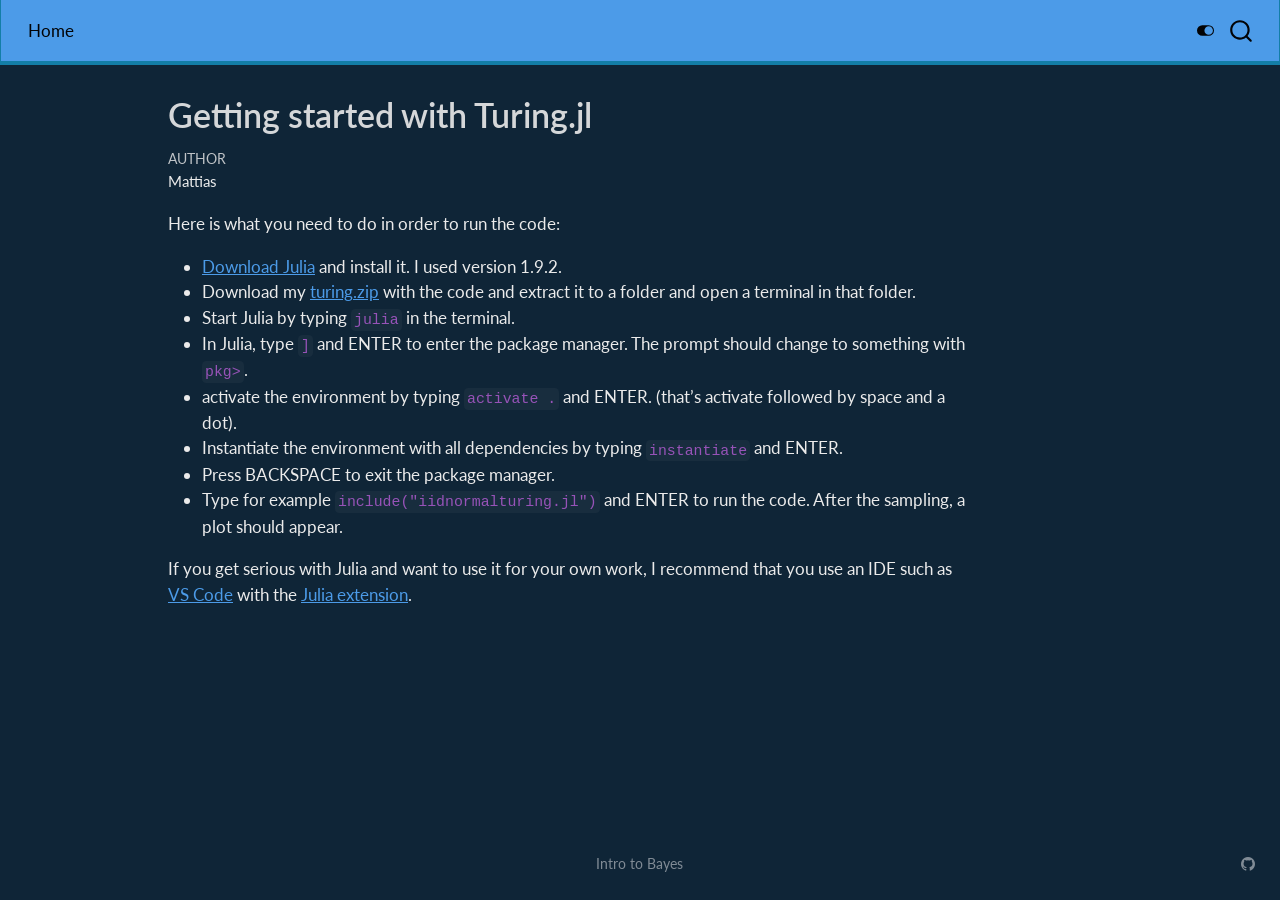
<file: docs/code/Turing/turing_instructions.html>
<!DOCTYPE html>
<html xmlns="http://www.w3.org/1999/xhtml" lang="en" xml:lang="en"><head>

<meta charset="utf-8">
<meta name="generator" content="quarto-1.3.450">

<meta name="viewport" content="width=device-width, initial-scale=1.0, user-scalable=yes">

<meta name="author" content="Mattias">

<title>Getting started with Turing.jl</title>
<style>
code{white-space: pre-wrap;}
span.smallcaps{font-variant: small-caps;}
div.columns{display: flex; gap: min(4vw, 1.5em);}
div.column{flex: auto; overflow-x: auto;}
div.hanging-indent{margin-left: 1.5em; text-indent: -1.5em;}
ul.task-list{list-style: none;}
ul.task-list li input[type="checkbox"] {
  width: 0.8em;
  margin: 0 0.8em 0.2em -1em; /* quarto-specific, see https://github.com/quarto-dev/quarto-cli/issues/4556 */ 
  vertical-align: middle;
}
</style>


<script src="../../site_libs/quarto-nav/quarto-nav.js"></script>
<script src="../../site_libs/quarto-nav/headroom.min.js"></script>
<script src="../../site_libs/clipboard/clipboard.min.js"></script>
<script src="../../site_libs/quarto-search/autocomplete.umd.js"></script>
<script src="../../site_libs/quarto-search/fuse.min.js"></script>
<script src="../../site_libs/quarto-search/quarto-search.js"></script>
<meta name="quarto:offset" content="../../">
<script src="../../site_libs/quarto-html/quarto.js"></script>
<script src="../../site_libs/quarto-html/popper.min.js"></script>
<script src="../../site_libs/quarto-html/tippy.umd.min.js"></script>
<script src="../../site_libs/quarto-html/anchor.min.js"></script>
<link href="../../site_libs/quarto-html/tippy.css" rel="stylesheet">
<link href="../../site_libs/quarto-html/quarto-syntax-highlighting.css" rel="stylesheet" class="quarto-color-scheme" id="quarto-text-highlighting-styles">
<link href="../../site_libs/quarto-html/quarto-syntax-highlighting-dark.css" rel="stylesheet" class="quarto-color-scheme quarto-color-alternate" id="quarto-text-highlighting-styles">
<script src="../../site_libs/bootstrap/bootstrap.min.js"></script>
<link href="../../site_libs/bootstrap/bootstrap-icons.css" rel="stylesheet">
<link href="../../site_libs/bootstrap/bootstrap.min.css" rel="stylesheet" class="quarto-color-scheme" id="quarto-bootstrap" data-mode="light">
<link href="../../site_libs/bootstrap/bootstrap-dark.min.css" rel="stylesheet" class="quarto-color-scheme quarto-color-alternate" id="quarto-bootstrap" data-mode="dark">
<script id="quarto-search-options" type="application/json">{
  "location": "navbar",
  "copy-button": false,
  "collapse-after": 3,
  "panel-placement": "end",
  "type": "overlay",
  "limit": 20,
  "language": {
    "search-no-results-text": "No results",
    "search-matching-documents-text": "matching documents",
    "search-copy-link-title": "Copy link to search",
    "search-hide-matches-text": "Hide additional matches",
    "search-more-match-text": "more match in this document",
    "search-more-matches-text": "more matches in this document",
    "search-clear-button-title": "Clear",
    "search-detached-cancel-button-title": "Cancel",
    "search-submit-button-title": "Submit",
    "search-label": "Search"
  }
}</script>


<link rel="stylesheet" href="../../styles.css">
</head>

<body class="nav-fixed">

<div id="quarto-search-results"></div>
  <header id="quarto-header" class="headroom fixed-top">
    <nav class="navbar navbar-expand-lg navbar-dark ">
      <div class="navbar-container container-fluid">
            <div id="quarto-search" class="" title="Search"></div>
          <button class="navbar-toggler" type="button" data-bs-toggle="collapse" data-bs-target="#navbarCollapse" aria-controls="navbarCollapse" aria-expanded="false" aria-label="Toggle navigation" onclick="if (window.quartoToggleHeadroom) { window.quartoToggleHeadroom(); }">
  <span class="navbar-toggler-icon"></span>
</button>
          <div class="collapse navbar-collapse" id="navbarCollapse">
            <ul class="navbar-nav navbar-nav-scroll me-auto">
  <li class="nav-item">
    <a class="nav-link" href="../../index.html" rel="" target="">
 <span class="menu-text">Home</span></a>
  </li>  
</ul>
            <div class="quarto-navbar-tools ms-auto">
  <a href="" class="quarto-color-scheme-toggle quarto-navigation-tool  px-1" onclick="window.quartoToggleColorScheme(); return false;" title="Toggle dark mode"><i class="bi"></i></a>
</div>
          </div> <!-- /navcollapse -->
      </div> <!-- /container-fluid -->
    </nav>
</header>
<!-- content -->
<div id="quarto-content" class="quarto-container page-columns page-rows-contents page-layout-article page-navbar">
<!-- sidebar -->
<!-- margin-sidebar -->
    <div id="quarto-margin-sidebar" class="sidebar margin-sidebar">
        
    </div>
<!-- main -->
<main class="content" id="quarto-document-content">

<header id="title-block-header" class="quarto-title-block default">
<div class="quarto-title">
<h1 class="title">Getting started with Turing.jl</h1>
</div>



<div class="quarto-title-meta">

    <div>
    <div class="quarto-title-meta-heading">Author</div>
    <div class="quarto-title-meta-contents">
             <p>Mattias </p>
          </div>
  </div>
    
  
    
  </div>
  

</header>

<p>Here is what you need to do in order to run the code:</p>
<ul>
<li><a href="https://julialang.org/downloads/">Download Julia</a> and install it. I used version 1.9.2.</li>
<li>Download my <a href="turing.zip">turing.zip</a> with the code and extract it to a folder and open a terminal in that folder.</li>
<li>Start Julia by typing <code>julia</code> in the terminal.</li>
<li>In Julia, type <code>]</code> and ENTER to enter the package manager. The prompt should change to something with <code>pkg&gt;</code>.</li>
<li>activate the environment by typing <code>activate .</code> and ENTER. (that’s activate followed by space and a dot).</li>
<li>Instantiate the environment with all dependencies by typing <code>instantiate</code> and ENTER.</li>
<li>Press BACKSPACE to exit the package manager.</li>
<li>Type for example <code>include("iidnormalturing.jl")</code> and ENTER to run the code. After the sampling, a plot should appear.</li>
</ul>
<p>If you get serious with Julia and want to use it for your own work, I recommend that you use an IDE such as <a href="https://code.visualstudio.com/">VS Code</a> with the <a href="https://www.julia-vscode.org/">Julia extension</a>.</p>



</main> <!-- /main -->
<script id="quarto-html-after-body" type="application/javascript">
window.document.addEventListener("DOMContentLoaded", function (event) {
  const toggleBodyColorMode = (bsSheetEl) => {
    const mode = bsSheetEl.getAttribute("data-mode");
    const bodyEl = window.document.querySelector("body");
    if (mode === "dark") {
      bodyEl.classList.add("quarto-dark");
      bodyEl.classList.remove("quarto-light");
    } else {
      bodyEl.classList.add("quarto-light");
      bodyEl.classList.remove("quarto-dark");
    }
  }
  const toggleBodyColorPrimary = () => {
    const bsSheetEl = window.document.querySelector("link#quarto-bootstrap");
    if (bsSheetEl) {
      toggleBodyColorMode(bsSheetEl);
    }
  }
  toggleBodyColorPrimary();  
  const disableStylesheet = (stylesheets) => {
    for (let i=0; i < stylesheets.length; i++) {
      const stylesheet = stylesheets[i];
      stylesheet.rel = 'prefetch';
    }
  }
  const enableStylesheet = (stylesheets) => {
    for (let i=0; i < stylesheets.length; i++) {
      const stylesheet = stylesheets[i];
      stylesheet.rel = 'stylesheet';
    }
  }
  const manageTransitions = (selector, allowTransitions) => {
    const els = window.document.querySelectorAll(selector);
    for (let i=0; i < els.length; i++) {
      const el = els[i];
      if (allowTransitions) {
        el.classList.remove('notransition');
      } else {
        el.classList.add('notransition');
      }
    }
  }
  const toggleColorMode = (alternate) => {
    // Switch the stylesheets
    const alternateStylesheets = window.document.querySelectorAll('link.quarto-color-scheme.quarto-color-alternate');
    manageTransitions('#quarto-margin-sidebar .nav-link', false);
    if (alternate) {
      enableStylesheet(alternateStylesheets);
      for (const sheetNode of alternateStylesheets) {
        if (sheetNode.id === "quarto-bootstrap") {
          toggleBodyColorMode(sheetNode);
        }
      }
    } else {
      disableStylesheet(alternateStylesheets);
      toggleBodyColorPrimary();
    }
    manageTransitions('#quarto-margin-sidebar .nav-link', true);
    // Switch the toggles
    const toggles = window.document.querySelectorAll('.quarto-color-scheme-toggle');
    for (let i=0; i < toggles.length; i++) {
      const toggle = toggles[i];
      if (toggle) {
        if (alternate) {
          toggle.classList.add("alternate");     
        } else {
          toggle.classList.remove("alternate");
        }
      }
    }
    // Hack to workaround the fact that safari doesn't
    // properly recolor the scrollbar when toggling (#1455)
    if (navigator.userAgent.indexOf('Safari') > 0 && navigator.userAgent.indexOf('Chrome') == -1) {
      manageTransitions("body", false);
      window.scrollTo(0, 1);
      setTimeout(() => {
        window.scrollTo(0, 0);
        manageTransitions("body", true);
      }, 40);  
    }
  }
  const isFileUrl = () => { 
    return window.location.protocol === 'file:';
  }
  const hasAlternateSentinel = () => {  
    let styleSentinel = getColorSchemeSentinel();
    if (styleSentinel !== null) {
      return styleSentinel === "alternate";
    } else {
      return false;
    }
  }
  const setStyleSentinel = (alternate) => {
    const value = alternate ? "alternate" : "default";
    if (!isFileUrl()) {
      window.localStorage.setItem("quarto-color-scheme", value);
    } else {
      localAlternateSentinel = value;
    }
  }
  const getColorSchemeSentinel = () => {
    if (!isFileUrl()) {
      const storageValue = window.localStorage.getItem("quarto-color-scheme");
      return storageValue != null ? storageValue : localAlternateSentinel;
    } else {
      return localAlternateSentinel;
    }
  }
  let localAlternateSentinel = 'alternate';
  // Dark / light mode switch
  window.quartoToggleColorScheme = () => {
    // Read the current dark / light value 
    let toAlternate = !hasAlternateSentinel();
    toggleColorMode(toAlternate);
    setStyleSentinel(toAlternate);
  };
  // Ensure there is a toggle, if there isn't float one in the top right
  if (window.document.querySelector('.quarto-color-scheme-toggle') === null) {
    const a = window.document.createElement('a');
    a.classList.add('top-right');
    a.classList.add('quarto-color-scheme-toggle');
    a.href = "";
    a.onclick = function() { try { window.quartoToggleColorScheme(); } catch {} return false; };
    const i = window.document.createElement("i");
    i.classList.add('bi');
    a.appendChild(i);
    window.document.body.appendChild(a);
  }
  // Switch to dark mode if need be
  if (hasAlternateSentinel()) {
    toggleColorMode(true);
  } else {
    toggleColorMode(false);
  }
  const icon = "";
  const anchorJS = new window.AnchorJS();
  anchorJS.options = {
    placement: 'right',
    icon: icon
  };
  anchorJS.add('.anchored');
  const isCodeAnnotation = (el) => {
    for (const clz of el.classList) {
      if (clz.startsWith('code-annotation-')) {                     
        return true;
      }
    }
    return false;
  }
  const clipboard = new window.ClipboardJS('.code-copy-button', {
    text: function(trigger) {
      const codeEl = trigger.previousElementSibling.cloneNode(true);
      for (const childEl of codeEl.children) {
        if (isCodeAnnotation(childEl)) {
          childEl.remove();
        }
      }
      return codeEl.innerText;
    }
  });
  clipboard.on('success', function(e) {
    // button target
    const button = e.trigger;
    // don't keep focus
    button.blur();
    // flash "checked"
    button.classList.add('code-copy-button-checked');
    var currentTitle = button.getAttribute("title");
    button.setAttribute("title", "Copied!");
    let tooltip;
    if (window.bootstrap) {
      button.setAttribute("data-bs-toggle", "tooltip");
      button.setAttribute("data-bs-placement", "left");
      button.setAttribute("data-bs-title", "Copied!");
      tooltip = new bootstrap.Tooltip(button, 
        { trigger: "manual", 
          customClass: "code-copy-button-tooltip",
          offset: [0, -8]});
      tooltip.show();    
    }
    setTimeout(function() {
      if (tooltip) {
        tooltip.hide();
        button.removeAttribute("data-bs-title");
        button.removeAttribute("data-bs-toggle");
        button.removeAttribute("data-bs-placement");
      }
      button.setAttribute("title", currentTitle);
      button.classList.remove('code-copy-button-checked');
    }, 1000);
    // clear code selection
    e.clearSelection();
  });
  function tippyHover(el, contentFn) {
    const config = {
      allowHTML: true,
      content: contentFn,
      maxWidth: 500,
      delay: 100,
      arrow: false,
      appendTo: function(el) {
          return el.parentElement;
      },
      interactive: true,
      interactiveBorder: 10,
      theme: 'quarto',
      placement: 'bottom-start'
    };
    window.tippy(el, config); 
  }
  const noterefs = window.document.querySelectorAll('a[role="doc-noteref"]');
  for (var i=0; i<noterefs.length; i++) {
    const ref = noterefs[i];
    tippyHover(ref, function() {
      // use id or data attribute instead here
      let href = ref.getAttribute('data-footnote-href') || ref.getAttribute('href');
      try { href = new URL(href).hash; } catch {}
      const id = href.replace(/^#\/?/, "");
      const note = window.document.getElementById(id);
      return note.innerHTML;
    });
  }
      let selectedAnnoteEl;
      const selectorForAnnotation = ( cell, annotation) => {
        let cellAttr = 'data-code-cell="' + cell + '"';
        let lineAttr = 'data-code-annotation="' +  annotation + '"';
        const selector = 'span[' + cellAttr + '][' + lineAttr + ']';
        return selector;
      }
      const selectCodeLines = (annoteEl) => {
        const doc = window.document;
        const targetCell = annoteEl.getAttribute("data-target-cell");
        const targetAnnotation = annoteEl.getAttribute("data-target-annotation");
        const annoteSpan = window.document.querySelector(selectorForAnnotation(targetCell, targetAnnotation));
        const lines = annoteSpan.getAttribute("data-code-lines").split(",");
        const lineIds = lines.map((line) => {
          return targetCell + "-" + line;
        })
        let top = null;
        let height = null;
        let parent = null;
        if (lineIds.length > 0) {
            //compute the position of the single el (top and bottom and make a div)
            const el = window.document.getElementById(lineIds[0]);
            top = el.offsetTop;
            height = el.offsetHeight;
            parent = el.parentElement.parentElement;
          if (lineIds.length > 1) {
            const lastEl = window.document.getElementById(lineIds[lineIds.length - 1]);
            const bottom = lastEl.offsetTop + lastEl.offsetHeight;
            height = bottom - top;
          }
          if (top !== null && height !== null && parent !== null) {
            // cook up a div (if necessary) and position it 
            let div = window.document.getElementById("code-annotation-line-highlight");
            if (div === null) {
              div = window.document.createElement("div");
              div.setAttribute("id", "code-annotation-line-highlight");
              div.style.position = 'absolute';
              parent.appendChild(div);
            }
            div.style.top = top - 2 + "px";
            div.style.height = height + 4 + "px";
            let gutterDiv = window.document.getElementById("code-annotation-line-highlight-gutter");
            if (gutterDiv === null) {
              gutterDiv = window.document.createElement("div");
              gutterDiv.setAttribute("id", "code-annotation-line-highlight-gutter");
              gutterDiv.style.position = 'absolute';
              const codeCell = window.document.getElementById(targetCell);
              const gutter = codeCell.querySelector('.code-annotation-gutter');
              gutter.appendChild(gutterDiv);
            }
            gutterDiv.style.top = top - 2 + "px";
            gutterDiv.style.height = height + 4 + "px";
          }
          selectedAnnoteEl = annoteEl;
        }
      };
      const unselectCodeLines = () => {
        const elementsIds = ["code-annotation-line-highlight", "code-annotation-line-highlight-gutter"];
        elementsIds.forEach((elId) => {
          const div = window.document.getElementById(elId);
          if (div) {
            div.remove();
          }
        });
        selectedAnnoteEl = undefined;
      };
      // Attach click handler to the DT
      const annoteDls = window.document.querySelectorAll('dt[data-target-cell]');
      for (const annoteDlNode of annoteDls) {
        annoteDlNode.addEventListener('click', (event) => {
          const clickedEl = event.target;
          if (clickedEl !== selectedAnnoteEl) {
            unselectCodeLines();
            const activeEl = window.document.querySelector('dt[data-target-cell].code-annotation-active');
            if (activeEl) {
              activeEl.classList.remove('code-annotation-active');
            }
            selectCodeLines(clickedEl);
            clickedEl.classList.add('code-annotation-active');
          } else {
            // Unselect the line
            unselectCodeLines();
            clickedEl.classList.remove('code-annotation-active');
          }
        });
      }
  const findCites = (el) => {
    const parentEl = el.parentElement;
    if (parentEl) {
      const cites = parentEl.dataset.cites;
      if (cites) {
        return {
          el,
          cites: cites.split(' ')
        };
      } else {
        return findCites(el.parentElement)
      }
    } else {
      return undefined;
    }
  };
  var bibliorefs = window.document.querySelectorAll('a[role="doc-biblioref"]');
  for (var i=0; i<bibliorefs.length; i++) {
    const ref = bibliorefs[i];
    const citeInfo = findCites(ref);
    if (citeInfo) {
      tippyHover(citeInfo.el, function() {
        var popup = window.document.createElement('div');
        citeInfo.cites.forEach(function(cite) {
          var citeDiv = window.document.createElement('div');
          citeDiv.classList.add('hanging-indent');
          citeDiv.classList.add('csl-entry');
          var biblioDiv = window.document.getElementById('ref-' + cite);
          if (biblioDiv) {
            citeDiv.innerHTML = biblioDiv.innerHTML;
          }
          popup.appendChild(citeDiv);
        });
        return popup.innerHTML;
      });
    }
  }
});
</script>
</div> <!-- /content -->
<footer class="footer">
  <div class="nav-footer">
    <div class="nav-footer-left">
      &nbsp;
    </div>   
    <div class="nav-footer-center">
      <ul class="footer-items list-unstyled">
    <li class="nav-item">
 Intro to Bayes
  </li>  
</ul>
    </div>
    <div class="nav-footer-right">
      <ul class="footer-items list-unstyled">
    <li class="nav-item compact">
    <a class="nav-link" href="https://github.com/mattiasvillani/introbayes">
      <i class="bi bi-github" role="img" aria-label="Quarto GitHub">
</i> 
    </a>
  </li>  
</ul>
    </div>
  </div>
</footer>



</body></html>
</file>
<file: docs/site_libs/quarto-html/tippy.css>
.tippy-box[data-animation=fade][data-state=hidden]{opacity:0}[data-tippy-root]{max-width:calc(100vw - 10px)}.tippy-box{position:relative;background-color:#333;color:#fff;border-radius:4px;font-size:14px;line-height:1.4;white-space:normal;outline:0;transition-property:transform,visibility,opacity}.tippy-box[data-placement^=top]>.tippy-arrow{bottom:0}.tippy-box[data-placement^=top]>.tippy-arrow:before{bottom:-7px;left:0;border-width:8px 8px 0;border-top-color:initial;transform-origin:center top}.tippy-box[data-placement^=bottom]>.tippy-arrow{top:0}.tippy-box[data-placement^=bottom]>.tippy-arrow:before{top:-7px;left:0;border-width:0 8px 8px;border-bottom-color:initial;transform-origin:center bottom}.tippy-box[data-placement^=left]>.tippy-arrow{right:0}.tippy-box[data-placement^=left]>.tippy-arrow:before{border-width:8px 0 8px 8px;border-left-color:initial;right:-7px;transform-origin:center left}.tippy-box[data-placement^=right]>.tippy-arrow{left:0}.tippy-box[data-placement^=right]>.tippy-arrow:before{left:-7px;border-width:8px 8px 8px 0;border-right-color:initial;transform-origin:center right}.tippy-box[data-inertia][data-state=visible]{transition-timing-function:cubic-bezier(.54,1.5,.38,1.11)}.tippy-arrow{width:16px;height:16px;color:#333}.tippy-arrow:before{content:"";position:absolute;border-color:transparent;border-style:solid}.tippy-content{position:relative;padding:5px 9px;z-index:1}
</file>
<file: docs/site_libs/quarto-html/quarto-syntax-highlighting-549806ee2085284f45b00abea8c6df48.css>
/* quarto syntax highlight colors */
:root {
  --quarto-hl-ot-color: #003B4F;
  --quarto-hl-at-color: #657422;
  --quarto-hl-ss-color: #20794D;
  --quarto-hl-an-color: #5E5E5E;
  --quarto-hl-fu-color: #4758AB;
  --quarto-hl-st-color: #20794D;
  --quarto-hl-cf-color: #003B4F;
  --quarto-hl-op-color: #5E5E5E;
  --quarto-hl-er-color: #AD0000;
  --quarto-hl-bn-color: #AD0000;
  --quarto-hl-al-color: #AD0000;
  --quarto-hl-va-color: #111111;
  --quarto-hl-bu-color: inherit;
  --quarto-hl-ex-color: inherit;
  --quarto-hl-pp-color: #AD0000;
  --quarto-hl-in-color: #5E5E5E;
  --quarto-hl-vs-color: #20794D;
  --quarto-hl-wa-color: #5E5E5E;
  --quarto-hl-do-color: #5E5E5E;
  --quarto-hl-im-color: #00769E;
  --quarto-hl-ch-color: #20794D;
  --quarto-hl-dt-color: #AD0000;
  --quarto-hl-fl-color: #AD0000;
  --quarto-hl-co-color: #5E5E5E;
  --quarto-hl-cv-color: #5E5E5E;
  --quarto-hl-cn-color: #8f5902;
  --quarto-hl-sc-color: #5E5E5E;
  --quarto-hl-dv-color: #AD0000;
  --quarto-hl-kw-color: #003B4F;
}

/* other quarto variables */
:root {
  --quarto-font-monospace: SFMono-Regular, Menlo, Monaco, Consolas, "Liberation Mono", "Courier New", monospace;
}

pre > code.sourceCode > span {
  color: #003B4F;
}

code span {
  color: #003B4F;
}

code.sourceCode > span {
  color: #003B4F;
}

div.sourceCode,
div.sourceCode pre.sourceCode {
  color: #003B4F;
}

code span.ot {
  color: #003B4F;
  font-style: inherit;
}

code span.at {
  color: #657422;
  font-style: inherit;
}

code span.ss {
  color: #20794D;
  font-style: inherit;
}

code span.an {
  color: #5E5E5E;
  font-style: inherit;
}

code span.fu {
  color: #4758AB;
  font-style: inherit;
}

code span.st {
  color: #20794D;
  font-style: inherit;
}

code span.cf {
  color: #003B4F;
  font-weight: bold;
  font-style: inherit;
}

code span.op {
  color: #5E5E5E;
  font-style: inherit;
}

code span.er {
  color: #AD0000;
  font-style: inherit;
}

code span.bn {
  color: #AD0000;
  font-style: inherit;
}

code span.al {
  color: #AD0000;
  font-style: inherit;
}

code span.va {
  color: #111111;
  font-style: inherit;
}

code span.bu {
  font-style: inherit;
}

code span.ex {
  font-style: inherit;
}

code span.pp {
  color: #AD0000;
  font-style: inherit;
}

code span.in {
  color: #5E5E5E;
  font-style: inherit;
}

code span.vs {
  color: #20794D;
  font-style: inherit;
}

code span.wa {
  color: #5E5E5E;
  font-style: italic;
}

code span.do {
  color: #5E5E5E;
  font-style: italic;
}

code span.im {
  color: #00769E;
  font-style: inherit;
}

code span.ch {
  color: #20794D;
  font-style: inherit;
}

code span.dt {
  color: #AD0000;
  font-style: inherit;
}

code span.fl {
  color: #AD0000;
  font-style: inherit;
}

code span.co {
  color: #5E5E5E;
  font-style: inherit;
}

code span.cv {
  color: #5E5E5E;
  font-style: italic;
}

code span.cn {
  color: #8f5902;
  font-style: inherit;
}

code span.sc {
  color: #5E5E5E;
  font-style: inherit;
}

code span.dv {
  color: #AD0000;
  font-style: inherit;
}

code span.kw {
  color: #003B4F;
  font-weight: bold;
  font-style: inherit;
}

.prevent-inlining {
  content: "</";
}

/*# sourceMappingURL=ae99138f4fbc2fb4c9f5e5cd69c22459.css.map */
</file>
<file: docs/site_libs/quarto-html/quarto-syntax-highlighting-dark-8ea72dc5fed832574809a9c94082fbbb.css>
/* quarto syntax highlight colors */
:root {
  --quarto-hl-al-color: #f07178;
  --quarto-hl-an-color: #d4d0ab;
  --quarto-hl-at-color: #00e0e0;
  --quarto-hl-bn-color: #d4d0ab;
  --quarto-hl-bu-color: #abe338;
  --quarto-hl-ch-color: #abe338;
  --quarto-hl-co-color: #f8f8f2;
  --quarto-hl-cv-color: #ffd700;
  --quarto-hl-cn-color: #ffd700;
  --quarto-hl-cf-color: #ffa07a;
  --quarto-hl-dt-color: #ffa07a;
  --quarto-hl-dv-color: #d4d0ab;
  --quarto-hl-do-color: #f8f8f2;
  --quarto-hl-er-color: #f07178;
  --quarto-hl-ex-color: #00e0e0;
  --quarto-hl-fl-color: #d4d0ab;
  --quarto-hl-fu-color: #ffa07a;
  --quarto-hl-im-color: #abe338;
  --quarto-hl-in-color: #d4d0ab;
  --quarto-hl-kw-color: #ffa07a;
  --quarto-hl-op-color: #ffa07a;
  --quarto-hl-ot-color: #00e0e0;
  --quarto-hl-pp-color: #dcc6e0;
  --quarto-hl-re-color: #00e0e0;
  --quarto-hl-sc-color: #abe338;
  --quarto-hl-ss-color: #abe338;
  --quarto-hl-st-color: #abe338;
  --quarto-hl-va-color: #00e0e0;
  --quarto-hl-vs-color: #abe338;
  --quarto-hl-wa-color: #dcc6e0;
}

/* other quarto variables */
:root {
  --quarto-font-monospace: SFMono-Regular, Menlo, Monaco, Consolas, "Liberation Mono", "Courier New", monospace;
}

code span.al {
  background-color: #2a0f15;
  font-weight: bold;
  color: #f07178;
}

code span.an {
  color: #d4d0ab;
}

code span.at {
  color: #00e0e0;
}

code span.bn {
  color: #d4d0ab;
}

code span.bu {
  color: #abe338;
}

code span.ch {
  color: #abe338;
}

code span.co {
  font-style: italic;
  color: #f8f8f2;
}

code span.cv {
  color: #ffd700;
}

code span.cn {
  color: #ffd700;
}

code span.cf {
  font-weight: bold;
  color: #ffa07a;
}

code span.dt {
  color: #ffa07a;
}

code span.dv {
  color: #d4d0ab;
}

code span.do {
  color: #f8f8f2;
}

code span.er {
  color: #f07178;
  text-decoration: underline;
}

code span.ex {
  font-weight: bold;
  color: #00e0e0;
}

code span.fl {
  color: #d4d0ab;
}

code span.fu {
  color: #ffa07a;
}

code span.im {
  color: #abe338;
}

code span.in {
  color: #d4d0ab;
}

code span.kw {
  font-weight: bold;
  color: #ffa07a;
}

pre > code.sourceCode > span {
  color: #f8f8f2;
}

code span {
  color: #f8f8f2;
}

code.sourceCode > span {
  color: #f8f8f2;
}

div.sourceCode,
div.sourceCode pre.sourceCode {
  color: #f8f8f2;
}

code span.op {
  color: #ffa07a;
}

code span.ot {
  color: #00e0e0;
}

code span.pp {
  color: #dcc6e0;
}

code span.re {
  background-color: #f8f8f2;
  color: #00e0e0;
}

code span.sc {
  color: #abe338;
}

code span.ss {
  color: #abe338;
}

code span.st {
  color: #abe338;
}

code span.va {
  color: #00e0e0;
}

code span.vs {
  color: #abe338;
}

code span.wa {
  color: #dcc6e0;
}

.prevent-inlining {
  content: "</";
}

/*# sourceMappingURL=74548907a2aa49896d8738a3cf5e8124.css.map */
</file>
<file: docs/styles.css>
/* css styles */
</file>
<file: docs/site_libs/quarto-html/quarto-syntax-highlighting.css>
/* quarto syntax highlight colors */
:root {
  --quarto-hl-ot-color: #003B4F;
  --quarto-hl-at-color: #657422;
  --quarto-hl-ss-color: #20794D;
  --quarto-hl-an-color: #5E5E5E;
  --quarto-hl-fu-color: #4758AB;
  --quarto-hl-st-color: #20794D;
  --quarto-hl-cf-color: #003B4F;
  --quarto-hl-op-color: #5E5E5E;
  --quarto-hl-er-color: #AD0000;
  --quarto-hl-bn-color: #AD0000;
  --quarto-hl-al-color: #AD0000;
  --quarto-hl-va-color: #111111;
  --quarto-hl-bu-color: inherit;
  --quarto-hl-ex-color: inherit;
  --quarto-hl-pp-color: #AD0000;
  --quarto-hl-in-color: #5E5E5E;
  --quarto-hl-vs-color: #20794D;
  --quarto-hl-wa-color: #5E5E5E;
  --quarto-hl-do-color: #5E5E5E;
  --quarto-hl-im-color: #00769E;
  --quarto-hl-ch-color: #20794D;
  --quarto-hl-dt-color: #AD0000;
  --quarto-hl-fl-color: #AD0000;
  --quarto-hl-co-color: #5E5E5E;
  --quarto-hl-cv-color: #5E5E5E;
  --quarto-hl-cn-color: #8f5902;
  --quarto-hl-sc-color: #5E5E5E;
  --quarto-hl-dv-color: #AD0000;
  --quarto-hl-kw-color: #003B4F;
}

/* other quarto variables */
:root {
  --quarto-font-monospace: SFMono-Regular, Menlo, Monaco, Consolas, "Liberation Mono", "Courier New", monospace;
}

pre > code.sourceCode > span {
  color: #003B4F;
}

code span {
  color: #003B4F;
}

code.sourceCode > span {
  color: #003B4F;
}

div.sourceCode,
div.sourceCode pre.sourceCode {
  color: #003B4F;
}

code span.ot {
  color: #003B4F;
  font-style: inherit;
}

code span.at {
  color: #657422;
  font-style: inherit;
}

code span.ss {
  color: #20794D;
  font-style: inherit;
}

code span.an {
  color: #5E5E5E;
  font-style: inherit;
}

code span.fu {
  color: #4758AB;
  font-style: inherit;
}

code span.st {
  color: #20794D;
  font-style: inherit;
}

code span.cf {
  color: #003B4F;
  font-style: inherit;
}

code span.op {
  color: #5E5E5E;
  font-style: inherit;
}

code span.er {
  color: #AD0000;
  font-style: inherit;
}

code span.bn {
  color: #AD0000;
  font-style: inherit;
}

code span.al {
  color: #AD0000;
  font-style: inherit;
}

code span.va {
  color: #111111;
  font-style: inherit;
}

code span.bu {
  font-style: inherit;
}

code span.ex {
  font-style: inherit;
}

code span.pp {
  color: #AD0000;
  font-style: inherit;
}

code span.in {
  color: #5E5E5E;
  font-style: inherit;
}

code span.vs {
  color: #20794D;
  font-style: inherit;
}

code span.wa {
  color: #5E5E5E;
  font-style: italic;
}

code span.do {
  color: #5E5E5E;
  font-style: italic;
}

code span.im {
  color: #00769E;
  font-style: inherit;
}

code span.ch {
  color: #20794D;
  font-style: inherit;
}

code span.dt {
  color: #AD0000;
  font-style: inherit;
}

code span.fl {
  color: #AD0000;
  font-style: inherit;
}

code span.co {
  color: #5E5E5E;
  font-style: inherit;
}

code span.cv {
  color: #5E5E5E;
  font-style: italic;
}

code span.cn {
  color: #8f5902;
  font-style: inherit;
}

code span.sc {
  color: #5E5E5E;
  font-style: inherit;
}

code span.dv {
  color: #AD0000;
  font-style: inherit;
}

code span.kw {
  color: #003B4F;
  font-style: inherit;
}

.prevent-inlining {
  content: "</";
}

/*# sourceMappingURL=debc5d5d77c3f9108843748ff7464032.css.map */
</file>
<file: docs/site_libs/quarto-html/quarto-syntax-highlighting-dark.css>
/* quarto syntax highlight colors */
:root {
  --quarto-hl-al-color: #f07178;
  --quarto-hl-an-color: #d4d0ab;
  --quarto-hl-at-color: #00e0e0;
  --quarto-hl-bn-color: #d4d0ab;
  --quarto-hl-bu-color: #abe338;
  --quarto-hl-ch-color: #abe338;
  --quarto-hl-co-color: #f8f8f2;
  --quarto-hl-cv-color: #ffd700;
  --quarto-hl-cn-color: #ffd700;
  --quarto-hl-cf-color: #ffa07a;
  --quarto-hl-dt-color: #ffa07a;
  --quarto-hl-dv-color: #d4d0ab;
  --quarto-hl-do-color: #f8f8f2;
  --quarto-hl-er-color: #f07178;
  --quarto-hl-ex-color: #00e0e0;
  --quarto-hl-fl-color: #d4d0ab;
  --quarto-hl-fu-color: #ffa07a;
  --quarto-hl-im-color: #abe338;
  --quarto-hl-in-color: #d4d0ab;
  --quarto-hl-kw-color: #ffa07a;
  --quarto-hl-op-color: #ffa07a;
  --quarto-hl-ot-color: #00e0e0;
  --quarto-hl-pp-color: #dcc6e0;
  --quarto-hl-re-color: #00e0e0;
  --quarto-hl-sc-color: #abe338;
  --quarto-hl-ss-color: #abe338;
  --quarto-hl-st-color: #abe338;
  --quarto-hl-va-color: #00e0e0;
  --quarto-hl-vs-color: #abe338;
  --quarto-hl-wa-color: #dcc6e0;
}

/* other quarto variables */
:root {
  --quarto-font-monospace: SFMono-Regular, Menlo, Monaco, Consolas, "Liberation Mono", "Courier New", monospace;
}

code span.al {
  background-color: #2a0f15;
  font-weight: bold;
  color: #f07178;
}

code span.an {
  color: #d4d0ab;
}

code span.at {
  color: #00e0e0;
}

code span.bn {
  color: #d4d0ab;
}

code span.bu {
  color: #abe338;
}

code span.ch {
  color: #abe338;
}

code span.co {
  font-style: italic;
  color: #f8f8f2;
}

code span.cv {
  color: #ffd700;
}

code span.cn {
  color: #ffd700;
}

code span.cf {
  font-weight: bold;
  color: #ffa07a;
}

code span.dt {
  color: #ffa07a;
}

code span.dv {
  color: #d4d0ab;
}

code span.do {
  color: #f8f8f2;
}

code span.er {
  color: #f07178;
  text-decoration: underline;
}

code span.ex {
  font-weight: bold;
  color: #00e0e0;
}

code span.fl {
  color: #d4d0ab;
}

code span.fu {
  color: #ffa07a;
}

code span.im {
  color: #abe338;
}

code span.in {
  color: #d4d0ab;
}

code span.kw {
  font-weight: bold;
  color: #ffa07a;
}

pre > code.sourceCode > span {
  color: #f8f8f2;
}

code span {
  color: #f8f8f2;
}

code.sourceCode > span {
  color: #f8f8f2;
}

div.sourceCode,
div.sourceCode pre.sourceCode {
  color: #f8f8f2;
}

code span.op {
  color: #ffa07a;
}

code span.ot {
  color: #00e0e0;
}

code span.pp {
  color: #dcc6e0;
}

code span.re {
  background-color: #f8f8f2;
  color: #00e0e0;
}

code span.sc {
  color: #abe338;
}

code span.ss {
  color: #abe338;
}

code span.st {
  color: #abe338;
}

code span.va {
  color: #00e0e0;
}

code span.vs {
  color: #abe338;
}

code span.wa {
  color: #dcc6e0;
}

.prevent-inlining {
  content: "</";
}

/*# sourceMappingURL=935a306eefa94366c21e1a970dddb765.css.map */
</file>
